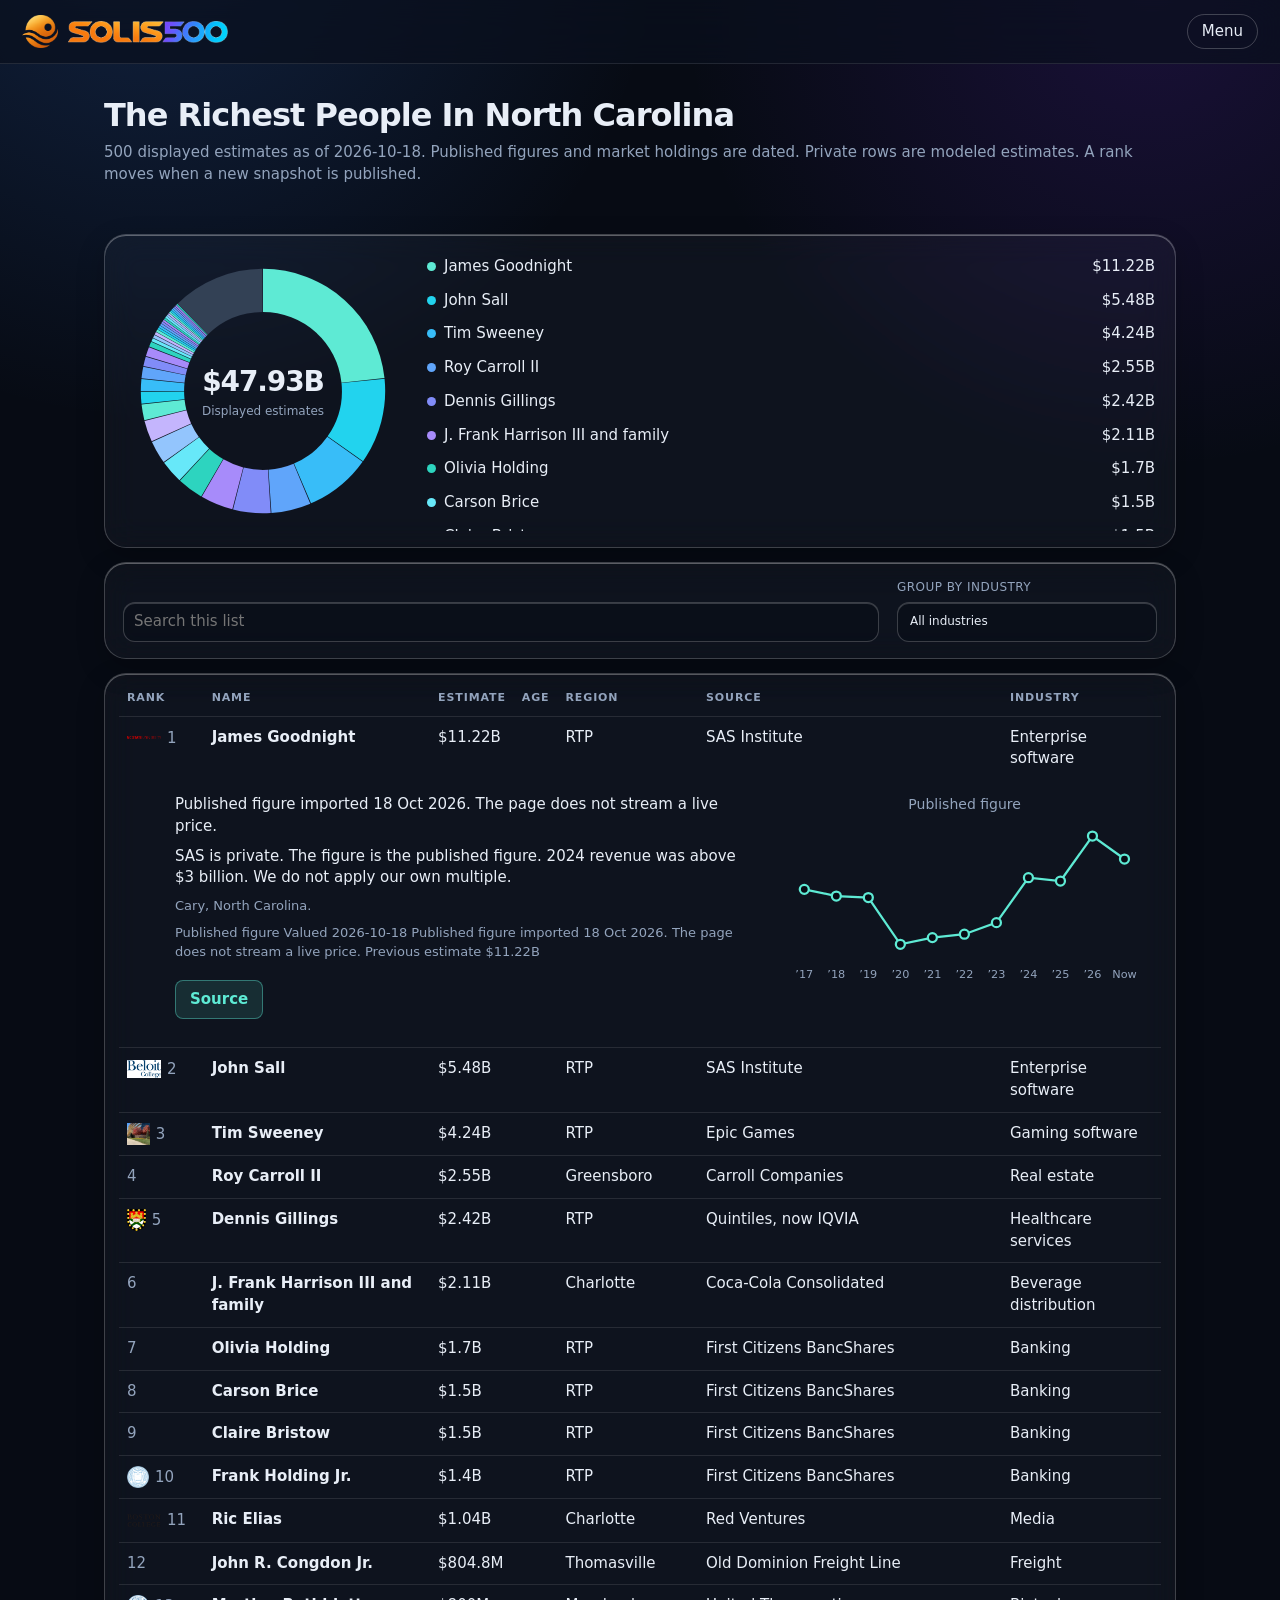
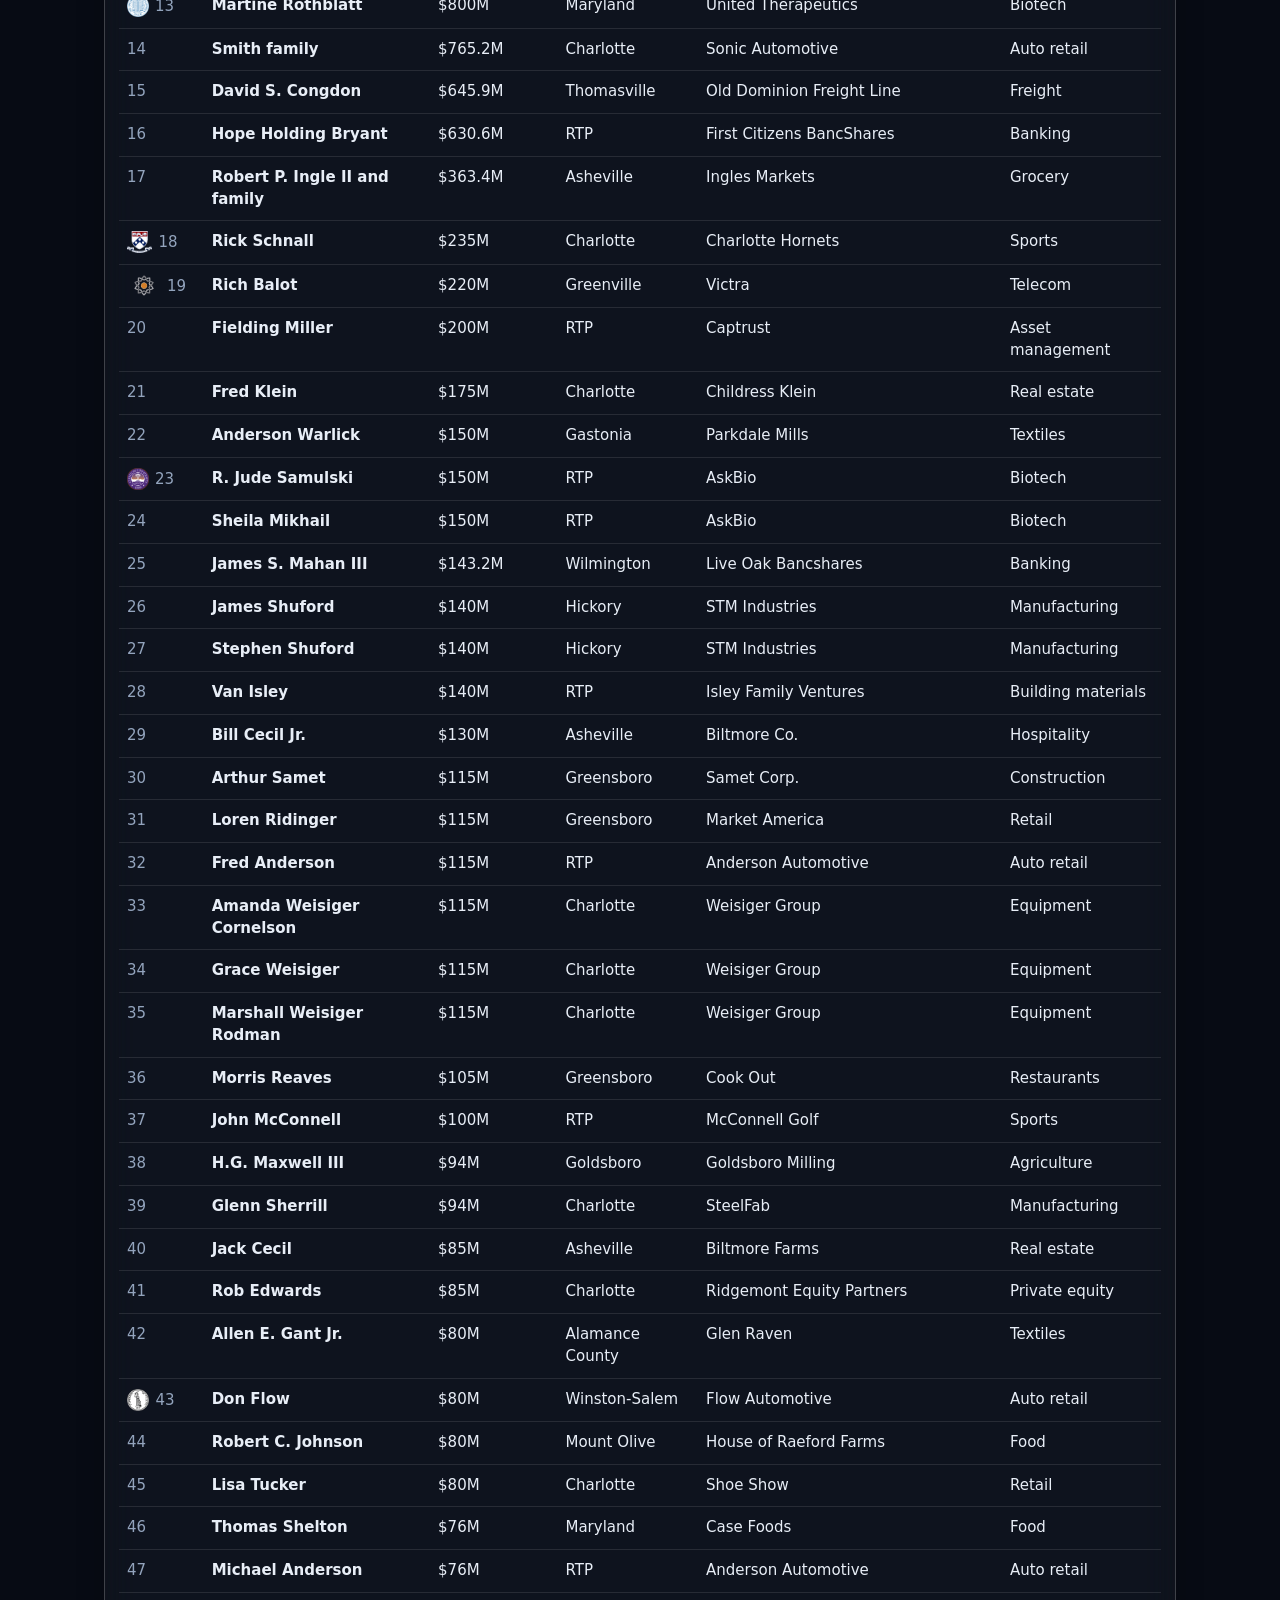
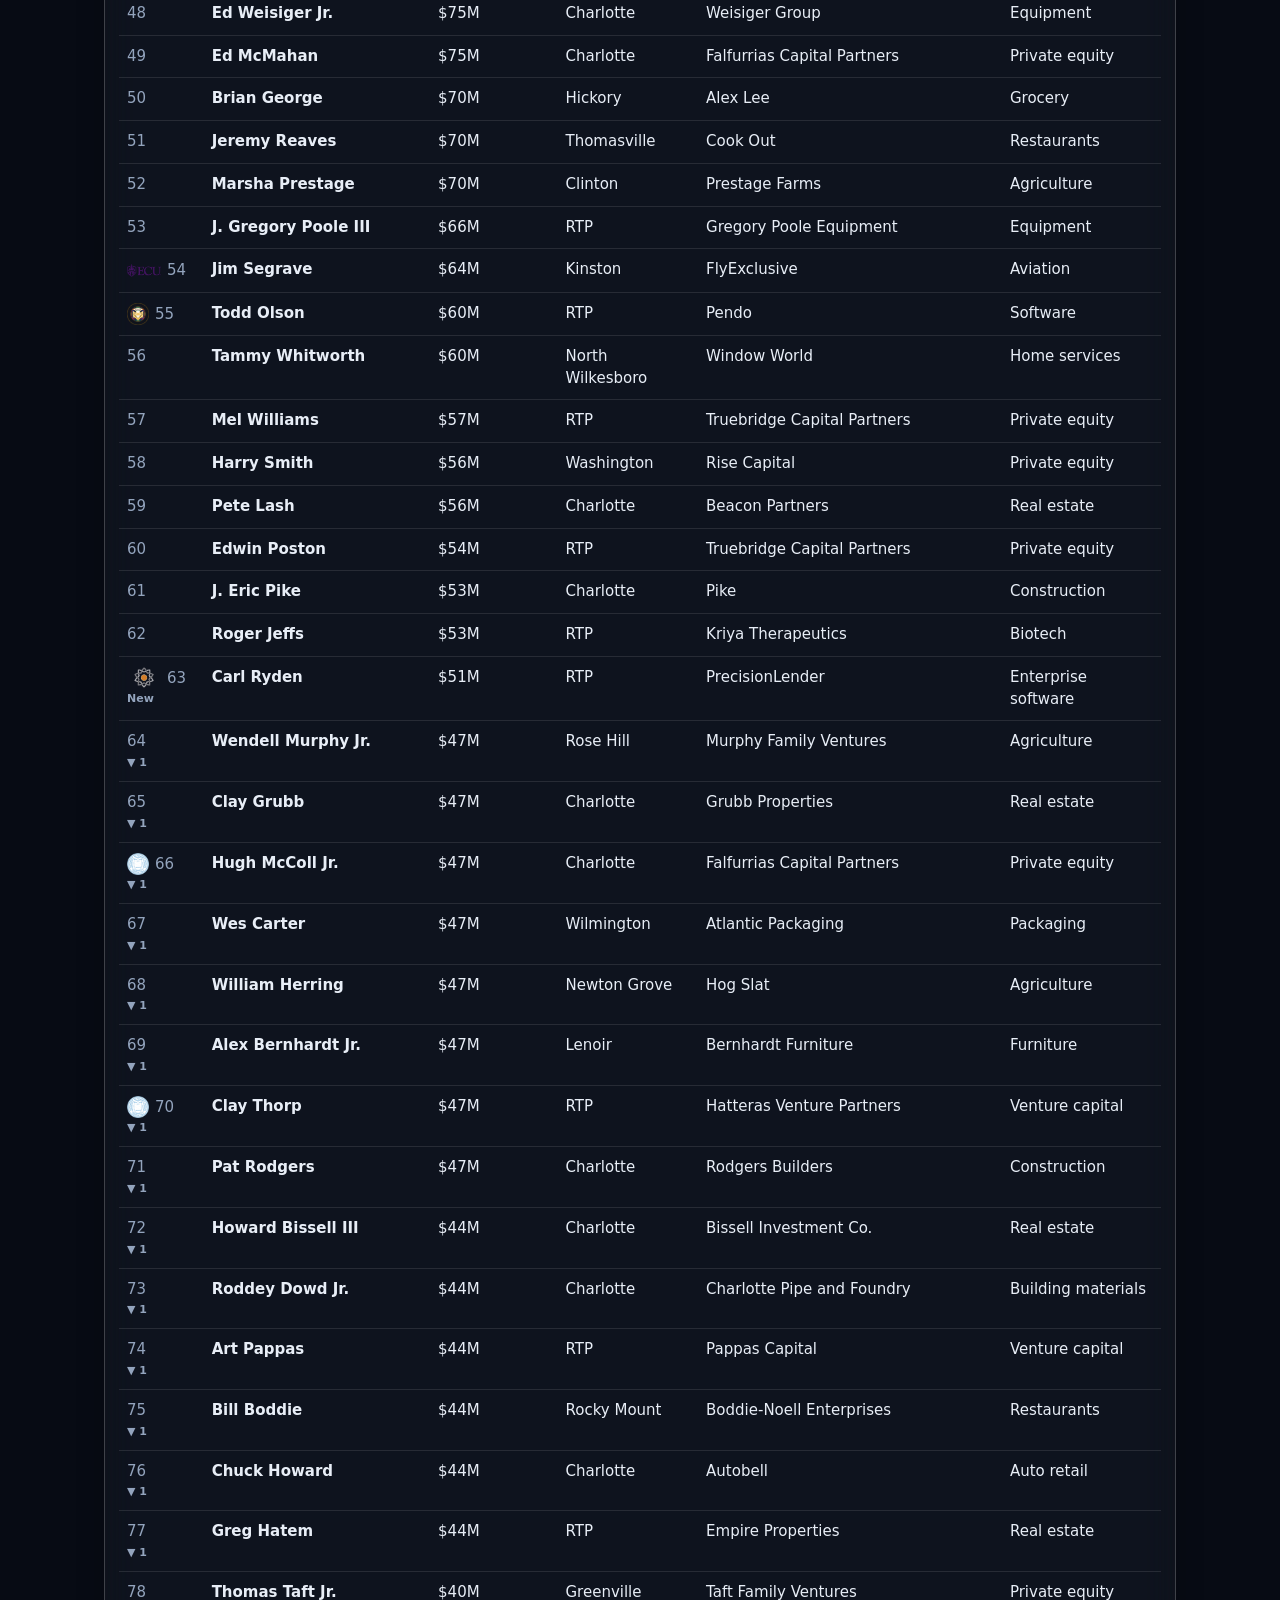
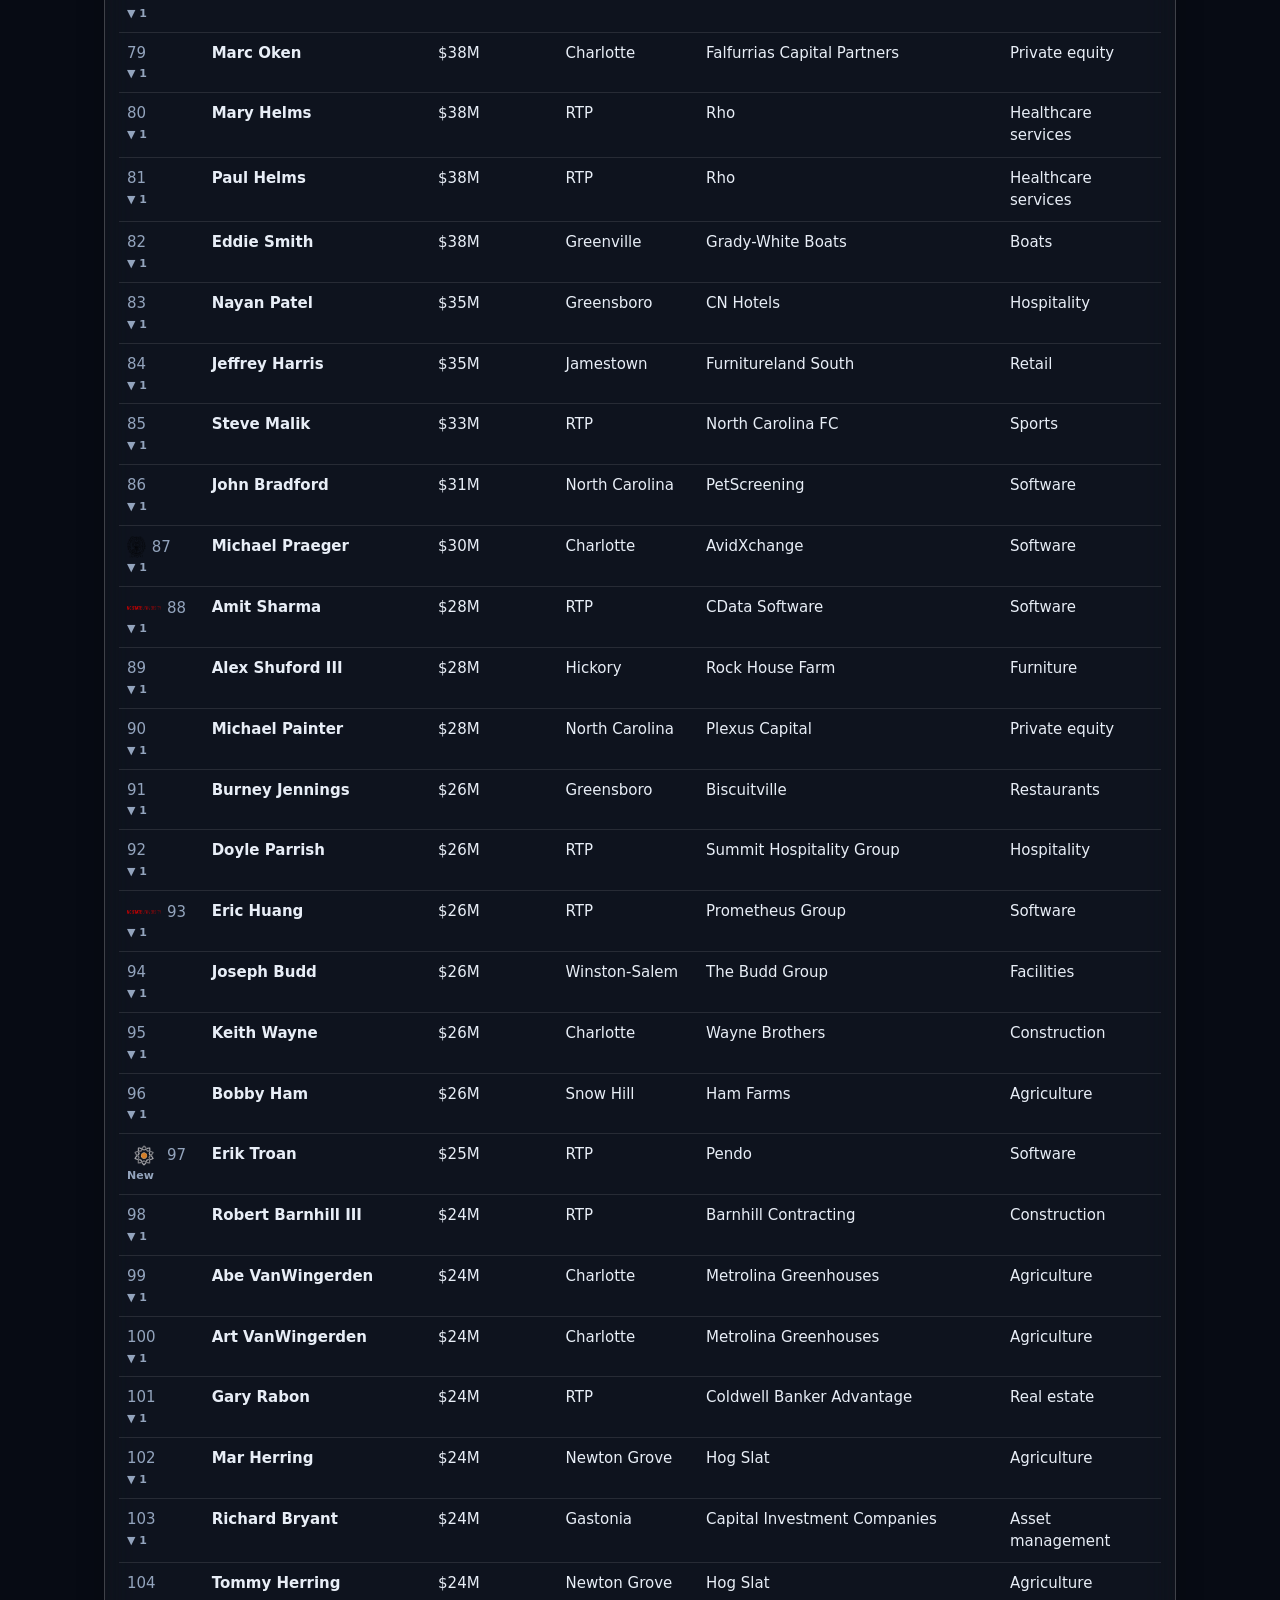
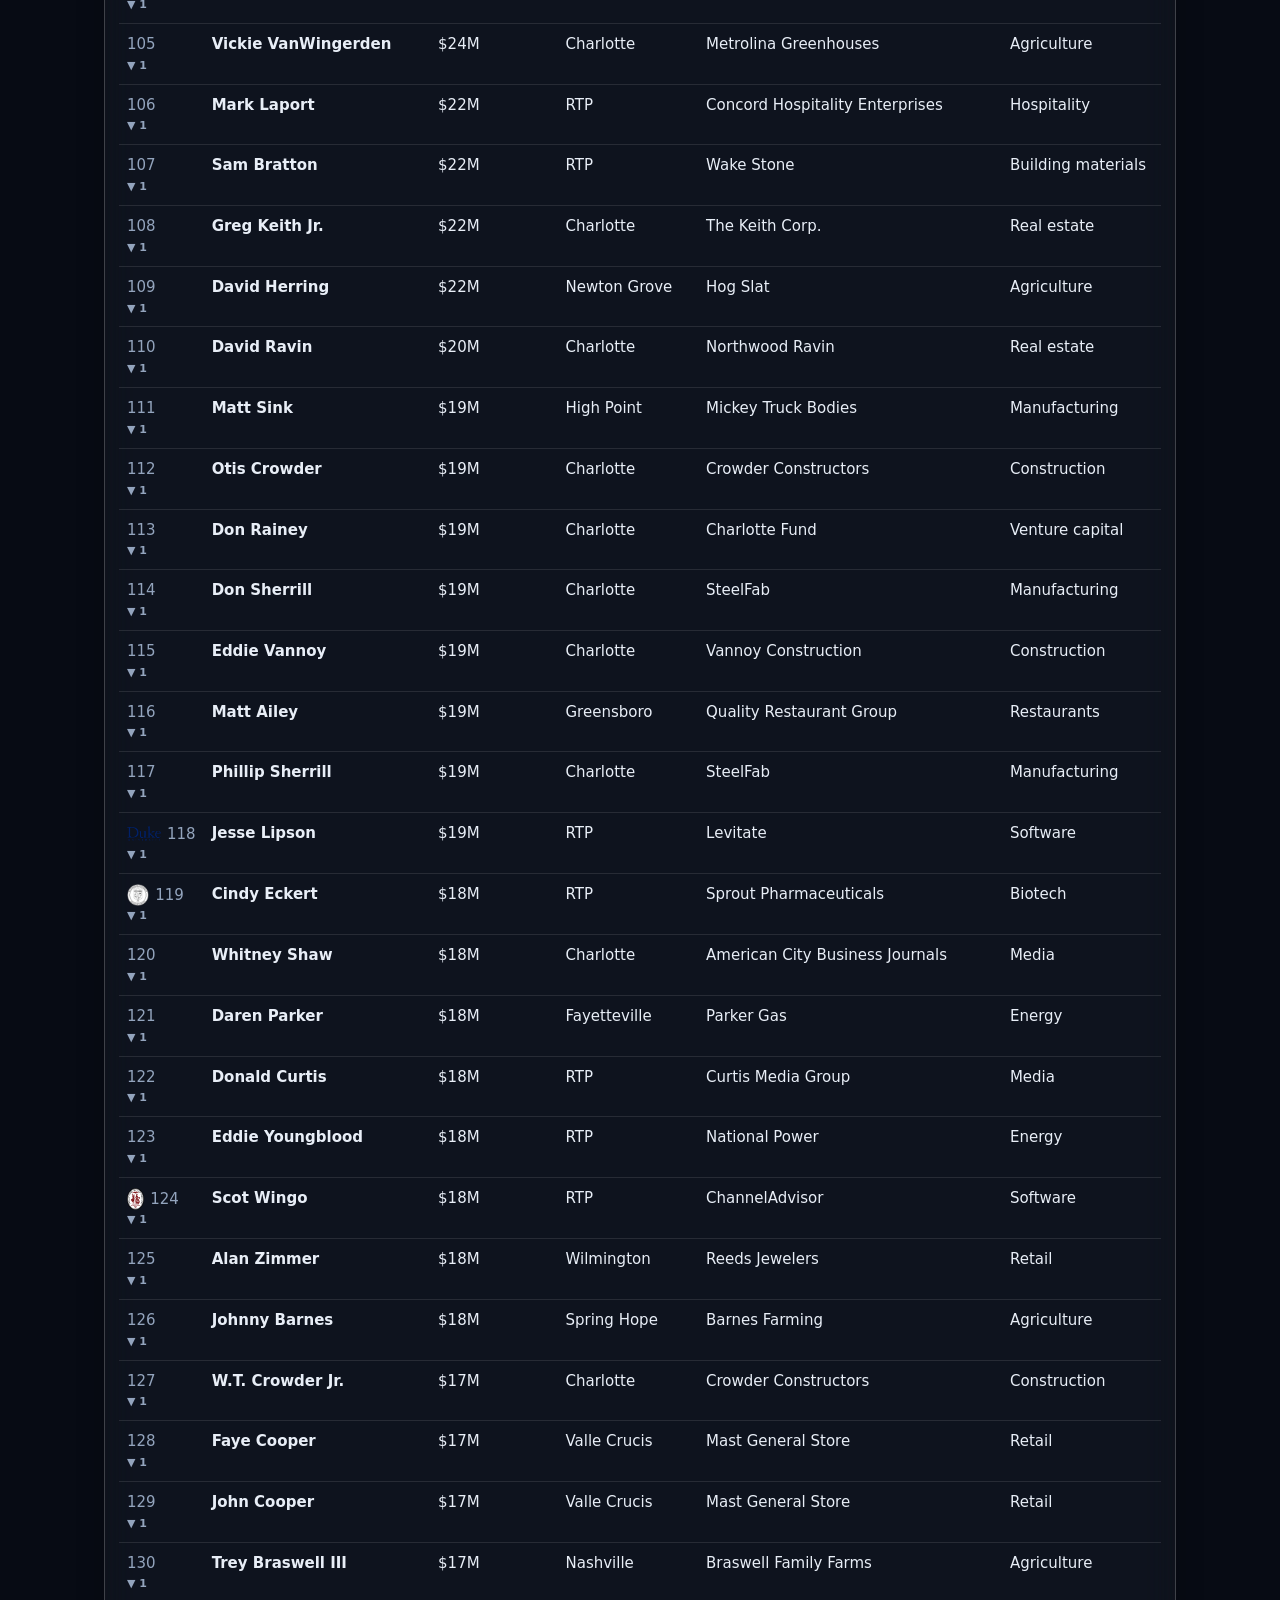
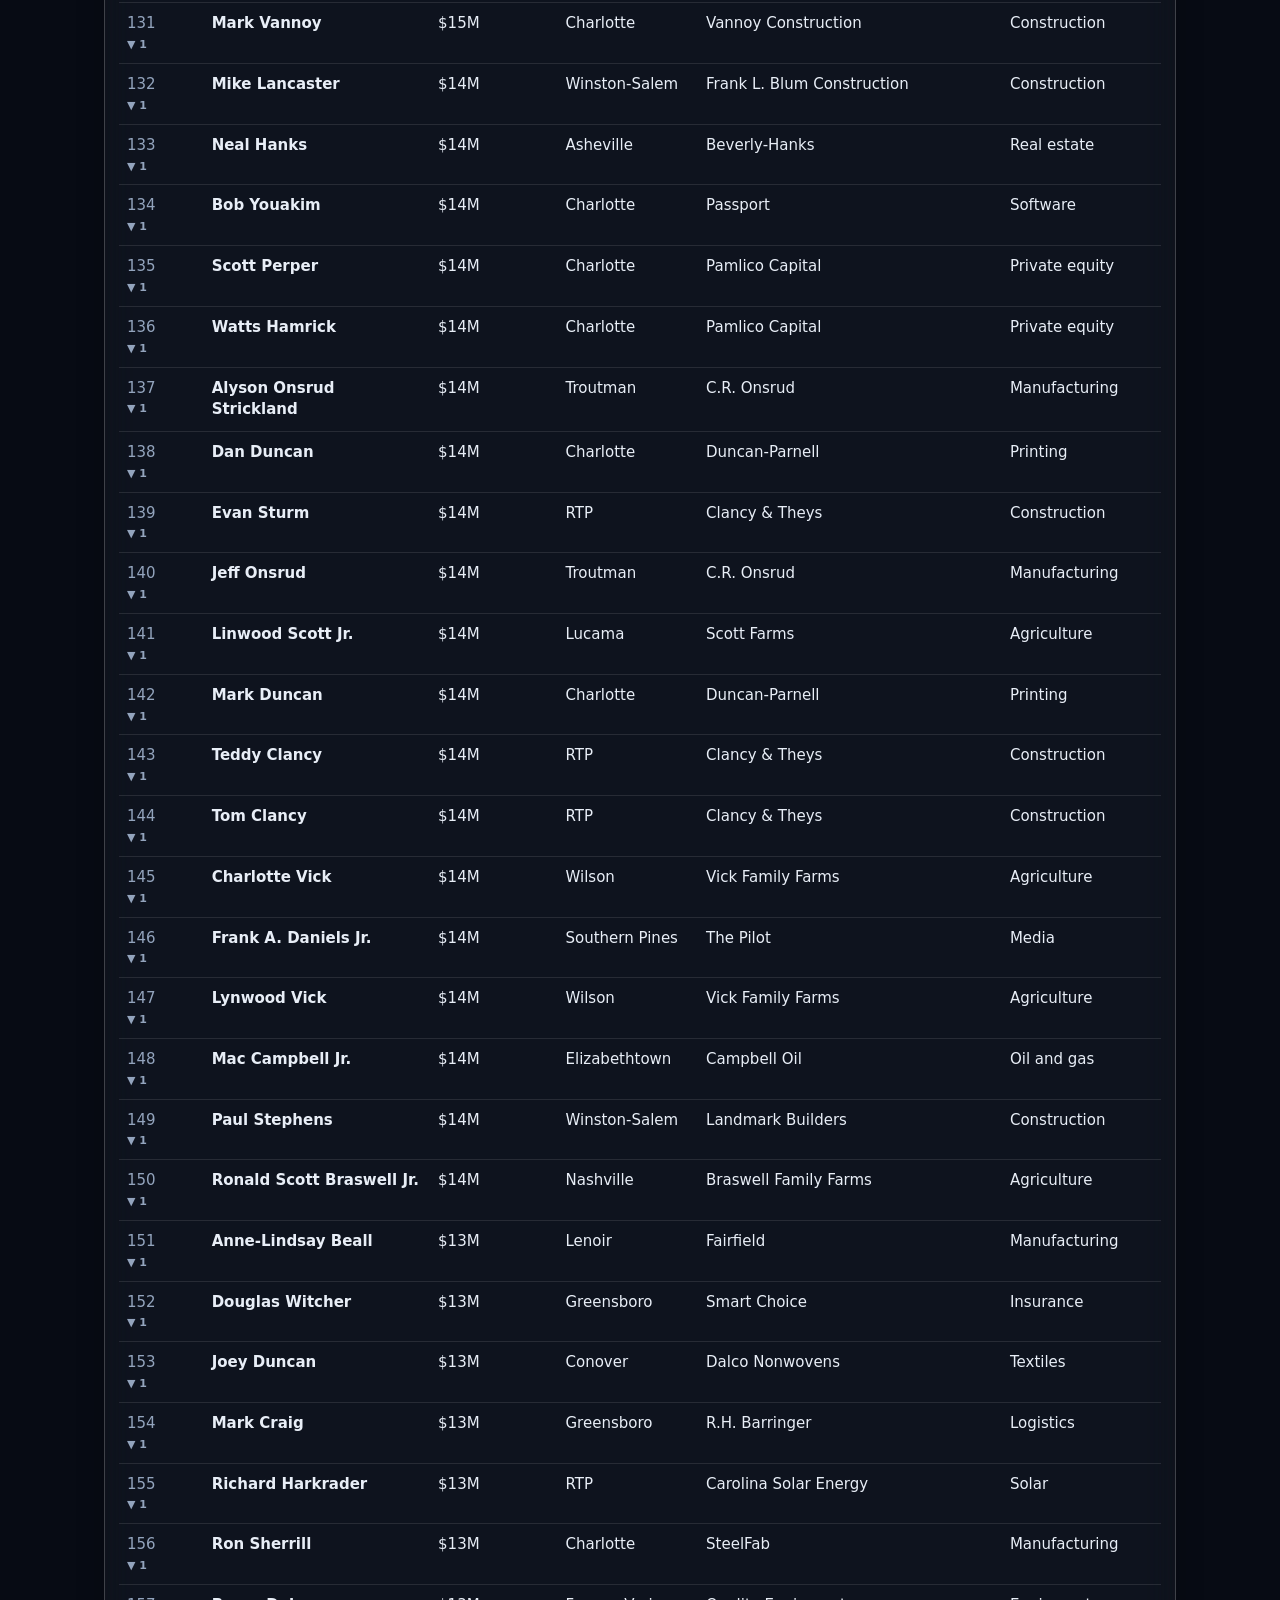
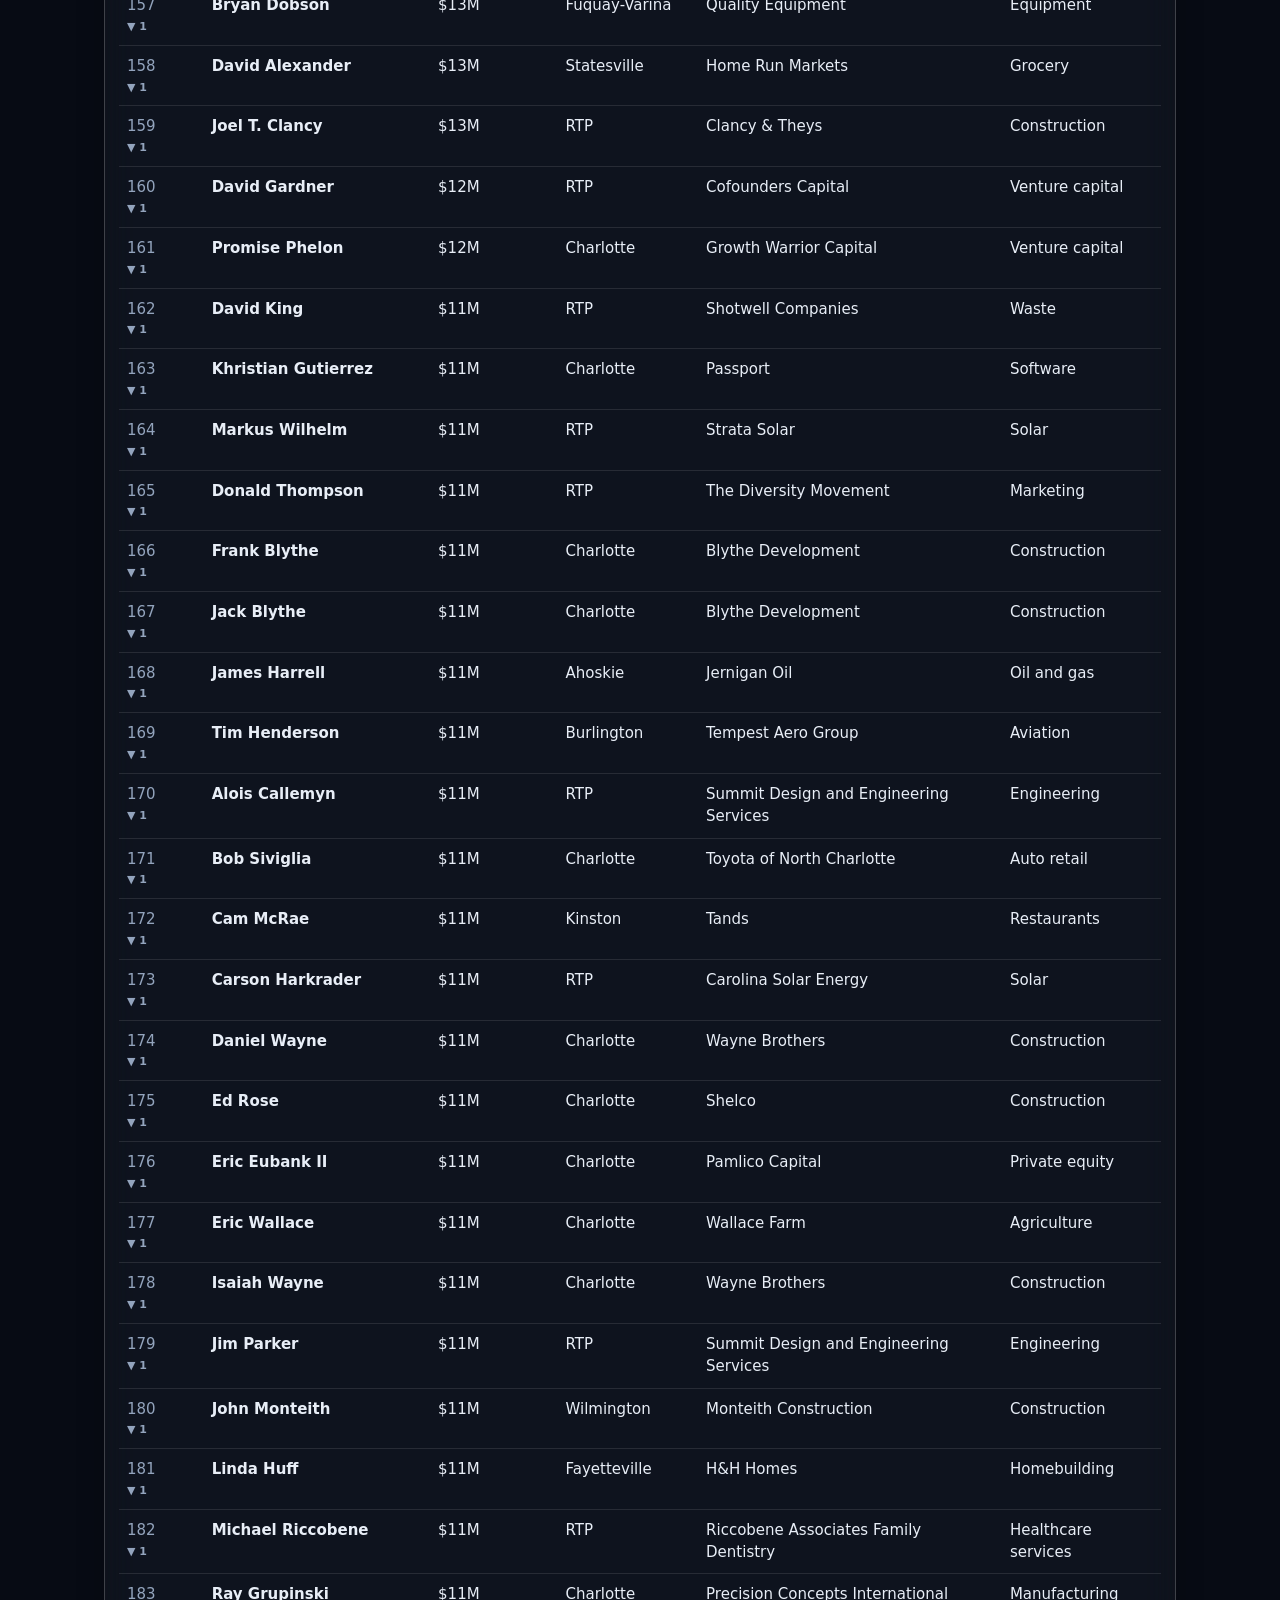
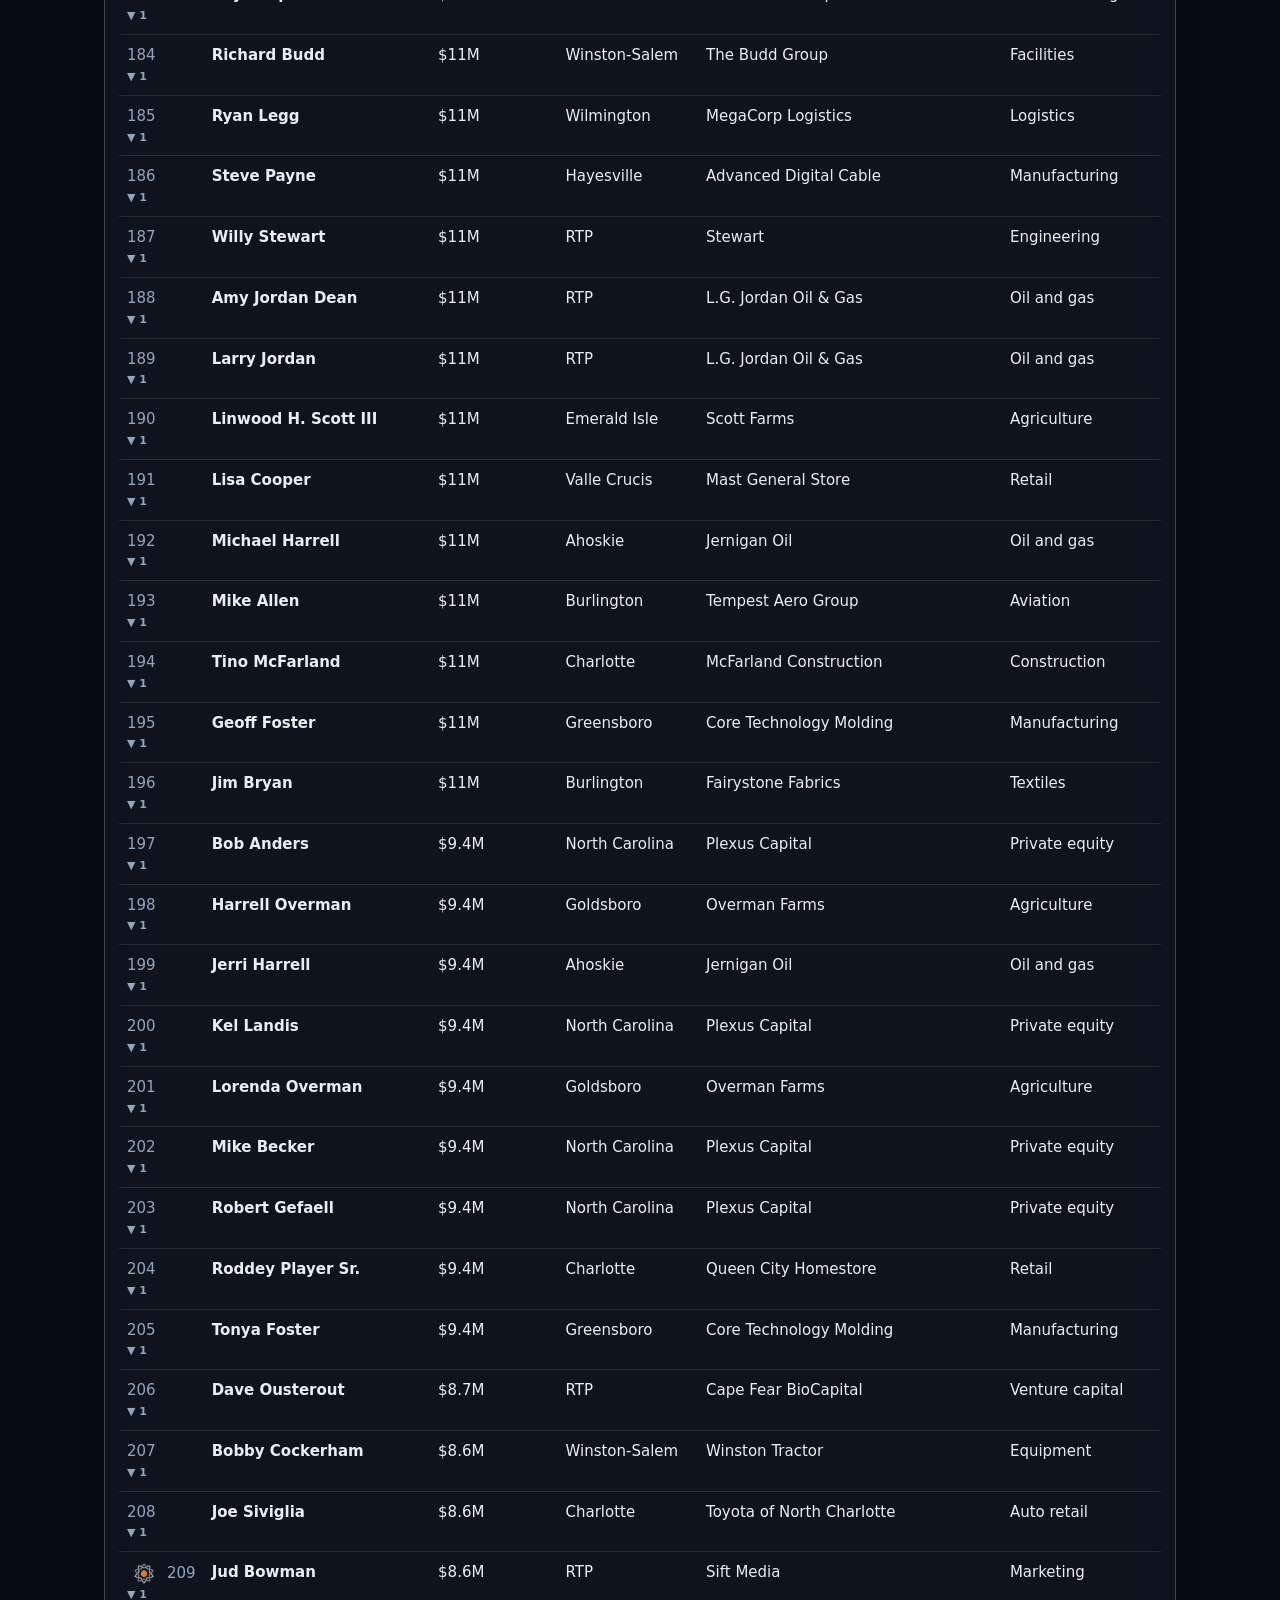
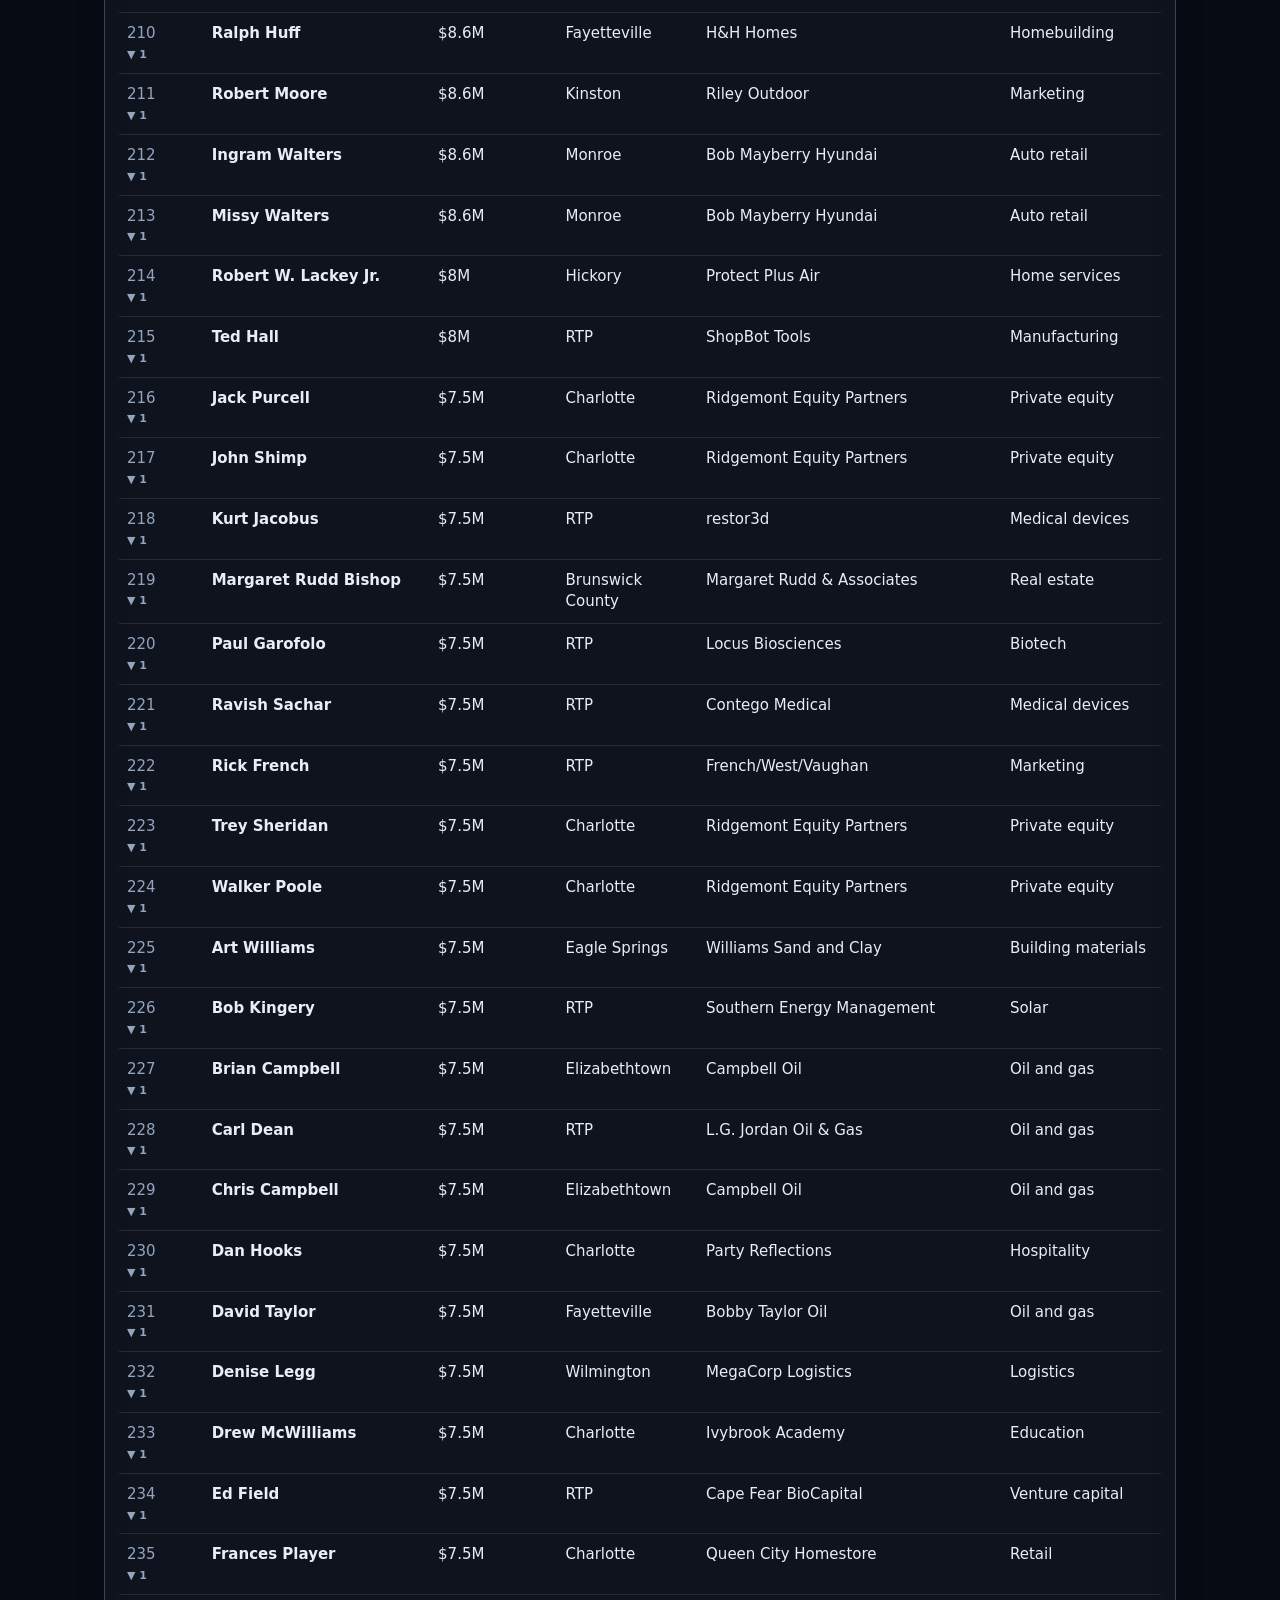
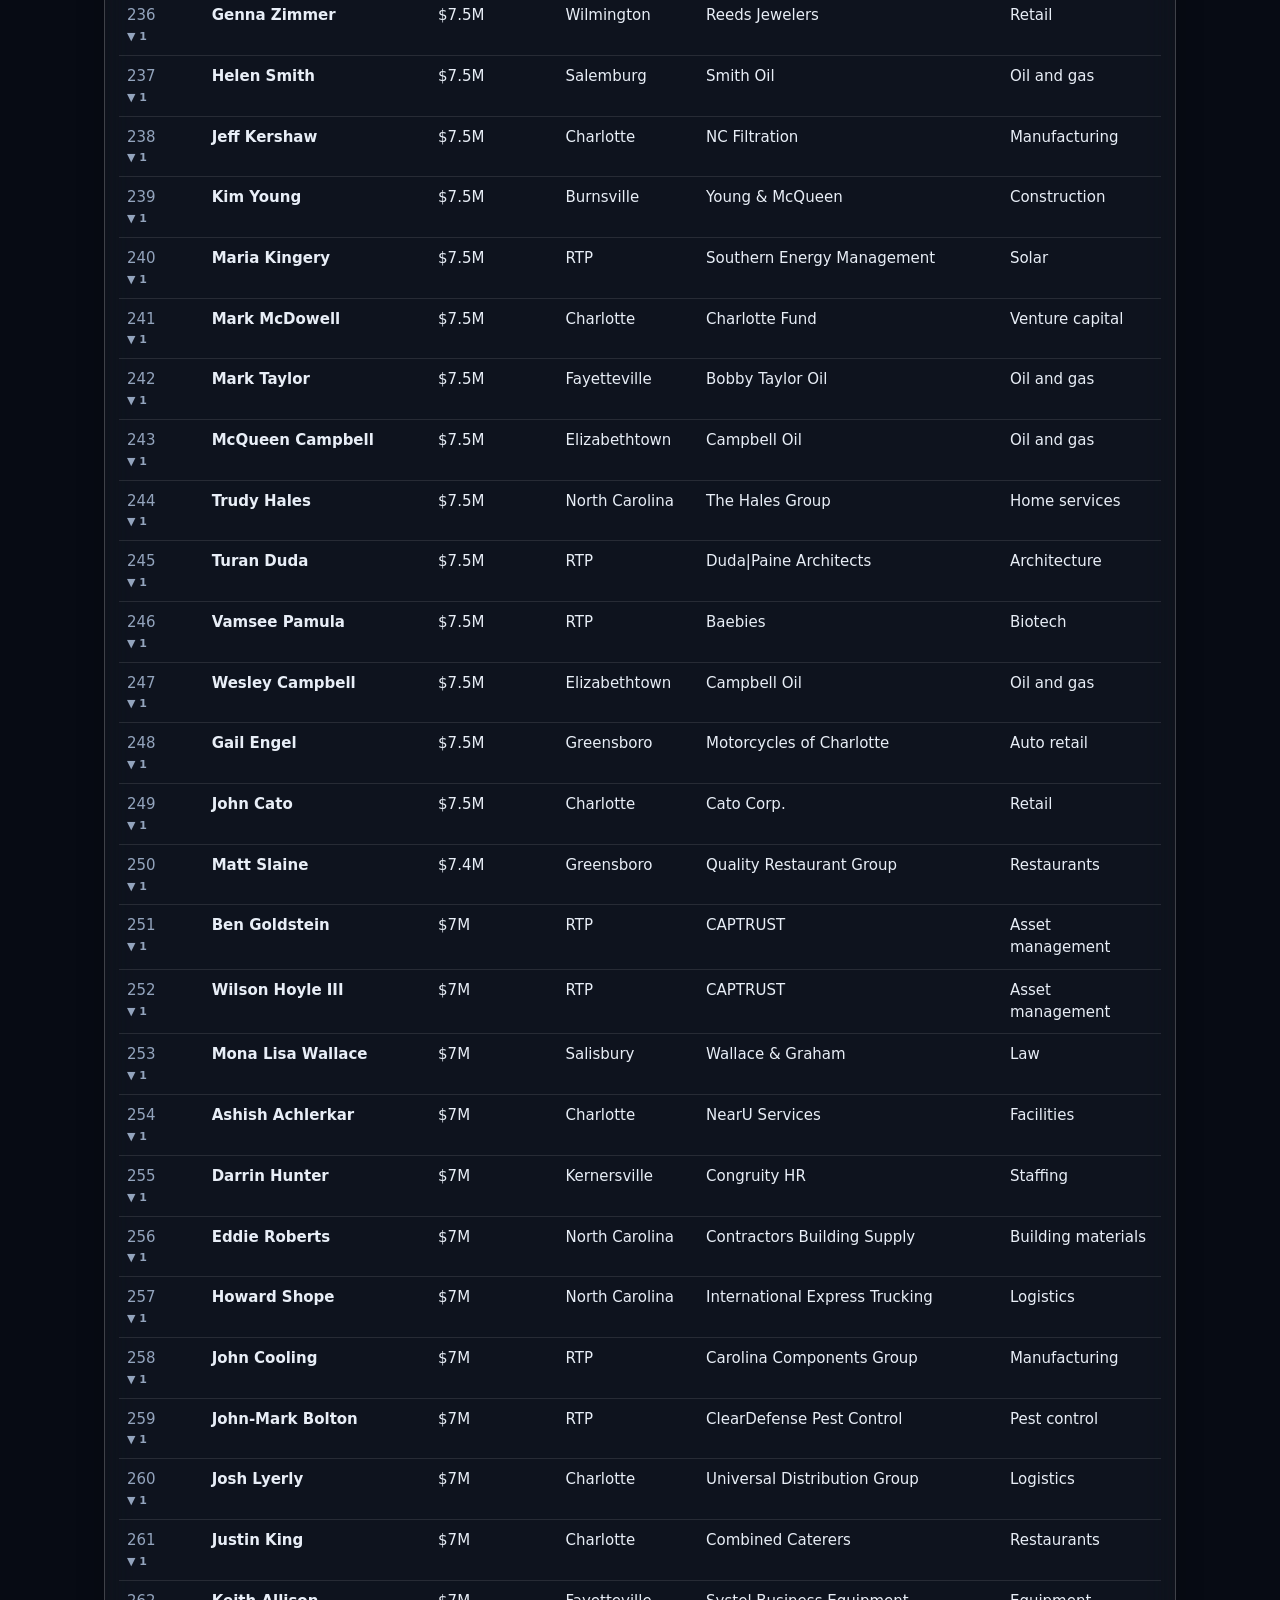
<file: index.html>
<!doctype html>
<html lang="en">
<head>
  <!-- Google tag (gtag.js) -->
  <script async src="https://www.googletagmanager.com/gtag/js?id=G-BTQCLHY5FT"></script>
  <script>
    window.dataLayer = window.dataLayer || [];
    function gtag(){dataLayer.push(arguments);}
    gtag('js', new Date());

    gtag('config', 'G-BTQCLHY5FT');
  </script>
  <link rel="icon" href="mark.png">
  <meta charset="utf-8">
  <meta name="viewport" content="width=device-width, initial-scale=1">
  <title>NC 500</title>
  <link rel="stylesheet" href="styles.css">
  <style>
    body { background-attachment: fixed; }
    header.top, main { max-width: 1120px; }
    .glass {
      position: relative;
      background: rgba(255, 255, 255, 0.035);
      border: 1px solid rgba(255, 255, 255, 0.2);
      border-radius: 22px;
      backdrop-filter: blur(16px) saturate(1.2);
      -webkit-backdrop-filter: blur(16px) saturate(1.2);
      box-shadow: inset 0 1px 0 rgba(255, 255, 255, 0.32), 0 10px 28px rgba(0, 0, 0, 0.22);
    }
    .donut-wrap.glass, .rank-tools.glass { padding: 16px 18px; }
    .sheet.glass { padding: 6px 14px 18px; margin-top: 14px; }
    .profile { display: inline-block; margin-top: 10px; background: rgba(94, 234, 212, 0.12); color: #5eead4; border: 1px solid rgba(94, 234, 212, 0.4); text-decoration: none; border-radius: 8px; padding: 8px 14px; font-weight: 700; }
    .range-title { text-align: center; text-transform: none; letter-spacing: 0; font-size: 13px; }
    .donut-legend { max-height: 280px; overflow: auto; }
    #donut path, .donut-legend button { cursor: pointer; }
    .donut-wrap { display: grid; grid-template-columns: 280px 1fr; gap: 22px; align-items: center; margin: 18px 0 8px; }
    .donut-fig { position: relative; width: 280px; height: 280px; }
    .donut-fig svg { width: 280px; height: 280px; display: block; }
    .donut-center { position: absolute; inset: 0; display: grid; place-content: center; text-align: center; pointer-events: none; }
    .donut-center strong { font-size: 28px; letter-spacing: -0.04em; font-weight: 650; }
    .donut-center span { color: var(--muted); font-size: 12px; }
    .donut-legend { list-style: none; margin: 0; padding: 0; display: grid; gap: 2px; }
    .donut-legend button {
      display: flex; justify-content: space-between; gap: 12px; width: 100%;
      background: transparent; border: 0; color: inherit; padding: 5px 2px; cursor: pointer; text-align: left;
    }
    .donut-legend button:hover { color: white; }
    .swatch { width: 9px; height: 9px; border-radius: 99px; display: inline-block; margin-right: 8px; }
    .rank-tools { display: grid; grid-template-columns: 1fr 260px; gap: 18px; margin: 14px 0 0; align-items: end; position: relative; z-index: 6; overflow: visible; }
    .sheet.glass { position: relative; z-index: 1; }
    .rank-tools label { display: grid; gap: 6px; color: var(--muted); font-size: 12px; letter-spacing: 0.04em; text-transform: uppercase; }
    .rank-tools .search, .group-button { margin: 0; background: rgba(7, 11, 20, 0.4); border: 1px solid rgba(255,255,255,0.2); color: var(--ink); border-radius: 12px; box-shadow: inset 0 1px 0 rgba(255,255,255,0.18); }
    .group-menu { position: relative; }
    .group-button { width: 100%; text-align: left; padding: 10px 12px; cursor: pointer; }
    .group-panel {
      position: absolute; z-index: 8; right: 0; width: 260px; top: calc(100% + 6px);
      max-height: 320px; overflow: auto; padding: 8px;
      background: #10182a;
      border: 1px solid rgba(255,255,255,0.2);
      border-radius: 14px;
    }
    .group-panel label {
      display: flex; align-items: center; gap: 8px;
      text-transform: none; letter-spacing: 0; font-size: 14px; color: var(--ink);
      padding: 6px 8px; border-radius: 8px; cursor: pointer;
    }
    .group-panel label:hover { background: rgba(255,255,255,0.06); }
    .group-panel input { accent-color: #5eead4; }
    .group-panel .group-rule { height: 1px; margin: 6px 8px; background: rgba(255,255,255,0.14); }
    .industry-head td { padding: 18px 10px 6px; color: #f8fafc; font-weight: 650; letter-spacing: 0.04em; text-transform: uppercase; font-size: 12px; border-top: 0; }
    .own.rank th { letter-spacing: 0.08em; text-transform: uppercase; font-size: 11px; }
    .own.rank td { border-bottom: 0; }
    .own.rank tr.rank-row td { border-top: 1px solid var(--line); cursor: pointer; }
    .own.rank tr.rank-row:hover td { background: rgba(255,255,255,0.03); }
    .own.rank td.worth { text-align: right; white-space: nowrap; width: 7.5rem; }
    .own.rank th.worth { text-align: right; }
    .own.rank td.worth b { display: block; font-weight: 650; font-variant-numeric: tabular-nums; }
    .own.rank td.worth span { color: var(--muted); font-size: 11px; letter-spacing: 0.04em; text-transform: uppercase; }
    .own.rank td.worth.provisional span { color: #5eead4; }
    .own.rank td.worth.priced span { color: #fbbf24; }
    .rank-name { font-weight: 650; }
    .school-mark { height: 22px; width: auto; max-width: 34px; object-fit: contain; margin-right: 6px; vertical-align: middle; }
    td.pos { white-space: nowrap; }
    .rank-panel { display: grid; grid-template-columns: 1.45fr 0.9fr; gap: 28px; padding: 4px 8px 18px 3rem; }
    .rank-panel p { margin: 0 0 8px; max-width: 68ch; }
    .rank-panel .tie { color: var(--muted); font-size: 13px; }
    .range-title { color: var(--muted); font-size: 14px; letter-spacing: 0; text-transform: none; margin-bottom: 4px; }
    .history-chart { position: relative; }
    .history-chart svg { width: 100%; height: auto; display: block; }
    .history-tip {
      position: absolute; z-index: 2; transform: translate(-50%, -120%);
      min-width: 76px; padding: 8px 10px; text-align: center; pointer-events: none;
      background: rgba(8, 12, 22, 0.94); color: #f8fafc;
      border: 1px solid rgba(255,255,255,0.16); border-radius: 8px;
      box-shadow: 0 10px 24px rgba(0,0,0,0.35);
    }
    .history-tip span { display: block; color: #cbd5e1; font-size: 12px; }
    .history-tip strong { display: block; font-size: 16px; font-weight: 650; }
    .pos .move { display: block; margin-top: 2px; font-size: 11px; font-weight: 550; color: var(--muted); }
    .range-labels { display: flex; justify-content: space-between; color: var(--muted); font-size: 12px; font-variant-numeric: tabular-nums; }
    @media (max-width: 800px) {
      .donut-wrap, .rank-panel, .rank-tools { grid-template-columns: 1fr; }
      .donut-fig { margin: 0 auto; }
      .rank-panel { padding-left: 8px; }
    }
  </style>
</head>
<body>
  <header class="bar">
    <a class="brand" href="./" aria-label="Solis 500"><img class="brand-mark" src="mark.png" alt="" width="36" height="36"><img class="wordmark" src="solis500.png" alt="" width="148" height="22"></a>
    <div class="menu">
      <button type="button" class="menu-button" id="menu-button" aria-expanded="false" aria-controls="menu-panel">Menu</button>
      <nav id="menu-panel" class="menu-panel" hidden aria-label="Place">
        <a href="world/">World</a>
        <a href="usa/">USA</a>
        <a href="./" aria-current="page">NC 500</a>
      </nav>
    </div>
  </header>
  <header class="top">
    <div>
      <h1>The Richest People In North Carolina</h1>
      <div class="sub" id="note"></div>
    </div>
  </header>
  <main>
    <section class="section">
      <div class="donut-wrap glass">
        <div class="donut-fig">
          <svg id="donut" viewBox="0 0 220 220" role="img" aria-label="Donut of displayed estimates, richest first"></svg>
          <div class="donut-center"><strong id="donut-total"></strong><span>Displayed estimates</span></div>
        </div>
        <ol class="donut-legend" id="legend"></ol>
      </div>
      <div class="rank-tools glass">
        <input id="q" class="search" aria-label="Search this list" placeholder="Search this list">
        <label>Group by industry
          <div class="group-menu">
            <button type="button" class="group-button" id="group-button" aria-haspopup="true" aria-expanded="false">All industries</button>
            <div id="group-panel" class="group-panel" hidden>
              <label><input type="checkbox" id="group-all" checked> All industries</label>
              <label><input type="checkbox" id="group-headers"> Grouped</label>
              <div class="group-rule"></div>
              <div id="group-sectors"></div>
            </div>
          </div>
        </label>
      </div>
      <div class="sheet glass">
      <table class="own rank">
        <thead>
          <tr><th>Rank</th><th>Name</th><th>Estimate</th><th>Age</th><th>Region</th><th>Source</th><th>Industry</th></tr>
        </thead>
        <tbody id="rows"></tbody>
      </table>
      </div>
    </section>
  </main>
  <script>
    const rows = document.querySelector("#rows");
    const note = document.querySelector("#note");
    const donut = document.querySelector("#donut");
    const legend = document.querySelector("#legend");
    const q = document.querySelector("#q");
    const preset = new URLSearchParams(location.search).get("q");
    if (preset) q.value = preset;
    const groupButton = document.querySelector("#group-button");
    const groupPanel = document.querySelector("#group-panel");
    const groupAll = document.querySelector("#group-all");
    const groupHeaders = document.querySelector("#group-headers");
    const groupSectors = document.querySelector("#group-sectors");
    const selectedSectors = new Set();
    const colors = ["#5eead4", "#22d3ee", "#38bdf8", "#60a5fa", "#818cf8", "#a78bfa", "#2dd4bf", "#67e8f9", "#93c5fd", "#c4b5fd"];
    const otherColor = "#334155";
    let ranked = [];
    let openPos = null;
    const rowByPos = new Map();
    function visible(text) {
      return text
        .replace(/\bForbes\b/g, "the published list")
        .replace(/\bbest guess\b/gi, "modeled estimate")
        .replace(/\breal[ -]time estimates\b/gi, "modeled estimates")
        .replace(/\breal[ -]time estimate\b/gi, "published figure")
        .replace(/\bGuesses\b/g, "Modeled estimates")
        .replace(/\bGuess\b/g, "Modeled estimate");
    }
    const TRIANGLE = new Set(["raleigh", "durham", "cary", "chapel hill", "morrisville", "apex", "holly springs", "carrboro", "research triangle park", "research triangle", "rtp", "wake forest", "knightdale", "garner", "hillsborough", "pittsboro"]);
    const CHARLOTTE = new Set(["charlotte", "eastover", "huntersville", "matthews", "cornelius", "davidson", "mint hill", "pineville", "indian trail", "waxhaw", "belmont", "mount holly", "concord", "kannapolis", "weddington", "harrisburg"]);
    const PLACES = ["Research Triangle Park", "Research Triangle", "Winston-Salem", "Chapel Hill", "Rocky Mount", "High Point", "New Bern", "Southern Pines", "Holly Springs", "Morehead City", "North Wilkesboro", "Elizabeth City", "Huntersville", "Fayetteville", "Greensboro", "Wilmington", "Asheville", "Charlotte", "Valle Crucis", "Pisgah Forest", "Spring Hope", "Snow Hill", "Rose Hill", "Mount Airy", "Mount Olive", "Mount Holly", "Wake Forest", "Indian Trail", "Fuquay-Varina", "Pinehurst", "Mooresville", "Kannapolis", "Statesville", "Hendersonville", "Jacksonville", "Morrisville", "Greenville", "Goldsboro", "Burlington", "Lexington", "Thomasville", "Kernersville", "Salisbury", "Morganton", "Asheboro", "Lumberton", "Hickory", "Gastonia", "Concord", "Raleigh", "Durham", "Cary", "Apex", "Boone", "Lenoir", "Conover", "Sanford", "Kinston", "Wilson", "Monroe", "Shelby", "Newton Grove", "Newton", "Valdese", "Marion", "Brevard", "Sylva", "Franklin", "Waynesville", "Jefferson", "Nashville", "Lucama", "Oakboro", "Emerald Isle", "Smithfield", "Clayton", "Garner", "Carrboro", "Hillsborough", "Pittsboro", "Mebane", "Graham", "Reidsville", "Albemarle", "Eden", "Matthews", "Cornelius", "Davidson", "Eastover", "Washington", "Pineville", "Belmont", "Lincolnton", "Clinton", "Wallace", "Tarboro", "Oxford", "Hamlet", "Laurinburg", "Aberdeen", "Waxhaw", "Blowing Rock", "Banner Elk", "Four Oaks", "Sandy Ridge", "Rural Hall", "Wilkesboro", "Jamestown", "Troutman", "Shallotte", "Penrose", "Archdale", "Hayesville", "Weddington", "Harrisburg", "Knightdale", "Wade", "Newland", "Littleton", "Burnsville", "Carthage", "Ahoskie", "Elizabethtown", "Salemburg", "Eagle Springs"];
    PLACES.sort((a, b) => b.length - a.length);
    const COMPANY_REGION = {
      "Pamlico Capital": "Charlotte",
      "Prometheus Group": "RTP",
      "Smart Choice": "Greensboro",
      "Joe Van Gogh": "RTP",
      "Yep Roc and related labels": "RTP",
      "Salem One": "Winston-Salem",
      "Passport": "Charlotte",
      "Glew": "Charlotte",
      "Armor Fire Services": "Charlotte",
      "Winston Tractor": "Winston-Salem",
      "Amerochem": "New Bern",
      "Jernigan Oil": "Ahoskie",
      "Smith Oil": "Salemburg",
      "Campbell Oil": "Elizabethtown",
      "Williams Sand and Clay": "Eagle Springs",
      "Fence Builders": "Winston-Salem",
      "Green Hill Fence": "South Carolina",
      "Dalco Nonwovens": "Conover",
      "Alarmguard Security": "Greensboro",
      "Pesta Finnie": "Charlotte",
    };
    function regionName(name) {
      const key = name.toLowerCase();
      if (TRIANGLE.has(key)) return "RTP";
      if (CHARLOTTE.has(key)) return "Charlotte";
      return name;
    }
    function awayState(text) {
      const match = text.match(/\blives in [^.]{0,80}\b(Florida|Maryland|South Carolina|Virginia|Georgia|Tennessee|Texas|New York|California)\b/i)
        || text.match(/\bplaces (?:him|her) in [^.]{0,60}\b(Florida|Maryland|South Carolina|Virginia|Georgia|Tennessee|Texas|New York|California)\b/i)
        || text.match(/\bfiling address is [^.]{0,60}\b(Florida|Maryland|South Carolina|Virginia|Georgia|Tennessee|Texas|New York|California)\b/i);
      if (!match) return "";
      const state = match[1].toLowerCase();
      return state.replace(/\b\w/g, (letter) => letter.toUpperCase());
    }
    function placeOf(person) {
      const text = person.nc_tie || "";
      const away = awayState(text + " " + (person.valuation_note || ""));
      if (away) return away;
      const found = [];
      for (const name of PLACES) {
        const pattern = new RegExp("\\b" + name.replace(/[.*+?^${}()|[\]\\]/g, "\\$&") + "\\b", "i");
        if (pattern.test(text)) {
          const region = regionName(name);
          if (!found.includes(region)) found.push(region);
        }
      }
      if (found.includes("Charlotte") && found.includes("RTP")) return "North Carolina";
      if (found.length) return found[0];
      if (/triangle-based|research triangle|\bRTP\b|in the Triangle/i.test(text)) return "RTP";
      const county = text.match(/\b([A-Z][a-z]+(?: [A-Z][a-z]+)?) County\b/);
      if (county && county[1] !== "North") return county[1] + " County";
      if (COMPANY_REGION[person.company]) return COMPANY_REGION[person.company];
      return "North Carolina";
    }
    function assignRegions(people) {
      people.forEach((person) => { person.region = placeOf(person); });
      const byCompany = new Map();
      people.forEach((person) => {
        if (!person.company || person.region === "North Carolina") return;
        if (!byCompany.has(person.company)) byCompany.set(person.company, new Set());
        byCompany.get(person.company).add(person.region);
      });
      people.forEach((person) => {
        const regions = byCompany.get(person.company);
        if (person.region === "North Carolina" && regions && regions.size === 1) person.region = [...regions][0];
      });
    }
    function money(value) {
      if (value >= 1e9) return "$" + (value / 1e9).toFixed(2).replace(/0$/, "").replace(/\.0$/, "") + "B";
      return "$" + (value / 1e6).toFixed(1).replace(/\.0$/, "") + "M";
    }
    function arc(cx, cy, outer, inner, a0, a1) {
      const large = a1 - a0 > Math.PI ? 1 : 0;
      const p = (r, a) => [cx + Math.cos(a) * r, cy + Math.sin(a) * r];
      const [x0, y0] = p(outer, a0);
      const [x1, y1] = p(outer, a1);
      const [x2, y2] = p(inner, a1);
      const [x3, y3] = p(inner, a0);
      return `M ${x0.toFixed(2)} ${y0.toFixed(2)} A ${outer} ${outer} 0 ${large} 1 ${x1.toFixed(2)} ${y1.toFixed(2)} L ${x2.toFixed(2)} ${y2.toFixed(2)} A ${inner} ${inner} 0 ${large} 0 ${x3.toFixed(2)} ${y3.toFixed(2)} Z`;
    }
    function worthOf(person) {
      return person.valuation === "priced" ? person.model_base : (person.best_guess || person.model_base);
    }
    function groupBuckets(people) {
      const buckets = new Map();
      for (const person of people) {
        const key = person.sector || "Services";
        if (!buckets.has(key)) buckets.set(key, { name: key, value: 0, people: [] });
        const bucket = buckets.get(key);
        bucket.value += worthOf(person);
        bucket.people.push(person);
      }
      return [...buckets.values()].sort((a, b) => b.value - a.value || a.name.localeCompare(b.name));
    }
    function drawDonut() {
      const people = chosenPeople();
      const total = people.reduce((sum, person) => sum + worthOf(person), 0);
      document.querySelector("#donut-total").textContent = total ? money(total) : "$0";
      donut.replaceChildren();
      legend.replaceChildren();
      if (!total) return;
      const byGroup = selectedSectors.size > 1;
      let parts;
      if (byGroup) {
        parts = groupBuckets(people).map((bucket) => ({
          name: bucket.name,
          value: bucket.value,
          sector: bucket.name,
          count: bucket.people.length,
        }));
      } else {
        const top = people.filter((person) => worthOf(person) >= 100000000);
        const rest = people.filter((person) => worthOf(person) < 100000000);
        parts = top.map((person) => ({ name: person.name, value: worthOf(person), pos: person.position }));
        if (rest.length) {
          parts.push({
            name: "Everyone else",
            value: rest.reduce((sum, person) => sum + worthOf(person), 0),
            pos: rest[0].position,
            rest: true,
            count: rest.length,
          });
        }
      }
      let angle = -Math.PI / 2;
      parts.forEach((part, index) => {
        const sweep = (part.value / total) * Math.PI * 2;
        const start = angle;
        angle += sweep;
        const path = document.createElementNS("http://www.w3.org/2000/svg", "path");
        const color = part.rest ? otherColor : colors[index % colors.length];
        part.color = color;
        const gap = Math.min(0.006, sweep * 0.12);
        path.setAttribute("d", arc(110, 110, 96, 62, start, Math.max(start + 0.001, angle - gap)));
        path.setAttribute("fill", color);
        const title = document.createElementNS("http://www.w3.org/2000/svg", "title");
        title.textContent = part.sector
          ? part.name + ", " + part.count + " people, " + money(part.value)
          : part.rest
            ? "Everyone else, " + part.count + " people, " + money(part.value)
            : part.name + " " + money(part.value);
        path.append(title);
        path.addEventListener("click", () => {
          if (part.sector) selectOnly(part.sector);
          else focusPerson(part.pos);
        });
        donut.append(path);
      });
      const legendRows = byGroup
        ? parts
        : people.map((person) => {
            const match = parts.find((part) => part.pos === person.position);
            return { name: person.name, value: worthOf(person), pos: person.position, color: match ? match.color : otherColor };
          });
      legendRows.forEach((part) => {
        const li = document.createElement("li");
        const button = document.createElement("button");
        button.type = "button";
        const label = document.createElement("span");
        label.innerHTML = `<span class="swatch" style="background:${part.color || otherColor}"></span>`;
        label.append(document.createTextNode(part.name));
        const amount = document.createElement("span");
        amount.textContent = money(part.value);
        button.append(label, amount);
        button.addEventListener("click", () => {
          if (part.sector) selectOnly(part.sector);
          else focusPerson(part.pos);
        });
        li.append(button);
        legend.append(li);
      });
    }
    function tidy(value) {
      const step = value >= 1e9 ? 5e7 : value >= 1e8 ? 5e6 : value >= 1e7 ? 5e5 : value >= 1e6 ? 5e4 : 1e4;
      return Math.max(step, Math.round(value / step) * step);
    }
    function yearLabel(date) {
      if (date === "Now") return "Now";
      const year = String(date).match(/\d{4}/);
      return year ? "’" + year[0].slice(2) : String(date);
    }
    function labelFor(person) {
      if (person.evidence_class === "published_figure") return "Published figure";
      if (person.evidence_class === "market_holding") return "Market holding";
      if (person.evidence_class === "documented_proceeds") return "Documented proceeds";
      return "Modeled estimate";
    }
    function movementText(person) {
      if (person.movement === "up" && person.rank_delta) return "▲ " + person.rank_delta;
      if (person.movement === "down" && person.rank_delta) return "▼ " + Math.abs(person.rank_delta);
      if (person.movement === "added") return "New";
      if (person.movement === "repriced") return "Repriced";
      return "";
    }
    function seriesOf(person) {
      if (person.history && person.history.length) {
        const points = person.history.map((point) => ({ date: point.date, value: point.value }));
        if (person.realtime) points.push({ date: "Now", value: person.realtime });
        return { kind: "realtime", points };
      }
      const end = worthOf(person);
      let hash = 2166136261;
      for (let i = 0; i < person.name.length; i++) hash = Math.imul(hash ^ person.name.charCodeAt(i), 16777619);
      const years = [2021, 2022, 2023, 2024, 2025, 2026];
      const points = years.map((year, index) => {
        if (index === years.length - 1) return { date: String(year), value: end };
        const t = index / (years.length - 1);
        const wobble = (((hash >>> (index * 3)) & 15) - 7) / 100;
        const level = Math.min(1.08, Math.max(0.4, 0.62 + 0.38 * t + wobble));
        return { date: String(year), value: tidy(end * level) };
      });
      return { kind: "guess", points };
    }
    function historyChart(person) {
      const series = seriesOf(person);
      const vals = series.points.map((point) => point.value);
      const min = Math.min(...vals);
      const max = Math.max(...vals);
      const svg = document.createElementNS("http://www.w3.org/2000/svg", "svg");
      svg.setAttribute("viewBox", "0 0 320 148");
      svg.setAttribute("width", "100%");
      svg.setAttribute("role", "img");
      const noun = labelFor(person);
      svg.setAttribute("aria-label", noun + " " + money(vals[0]) + " to " + money(vals[vals.length - 1]));
      const x = (index) => 18 + (index / Math.max(series.points.length - 1, 1)) * 284;
      const y = (value) => 16 + (1 - (value - min) / Math.max(max - min, 1)) * 96;
      const color = "#5eead4";
      const line = document.createElementNS("http://www.w3.org/2000/svg", "polyline");
      line.setAttribute("points", series.points.map((point, index) => x(index).toFixed(1) + "," + y(point.value).toFixed(1)).join(" "));
      line.setAttribute("fill", "none");
      line.setAttribute("stroke", color);
      line.setAttribute("stroke-width", "2");
      svg.append(line);
      const wrap = document.createElement("div");
      wrap.className = "history-chart";
      const tip = document.createElement("div");
      tip.className = "history-tip";
      tip.hidden = true;
      series.points.forEach((point, index) => {
        const dot = document.createElementNS("http://www.w3.org/2000/svg", "circle");
        dot.setAttribute("cx", x(index).toFixed(1));
        dot.setAttribute("cy", y(point.value).toFixed(1));
        dot.setAttribute("r", "4");
        dot.setAttribute("fill", "#070b14");
        dot.setAttribute("stroke", color);
        dot.setAttribute("stroke-width", "2");
        const hit = document.createElementNS("http://www.w3.org/2000/svg", "circle");
        hit.setAttribute("cx", x(index).toFixed(1));
        hit.setAttribute("cy", y(point.value).toFixed(1));
        hit.setAttribute("r", "12");
        hit.setAttribute("fill", "transparent");
        hit.style.cursor = "pointer";
        const label = document.createElementNS("http://www.w3.org/2000/svg", "text");
        label.setAttribute("x", x(index).toFixed(1));
        label.setAttribute("y", "142");
        label.setAttribute("text-anchor", "middle");
        label.setAttribute("fill", "#93a4bd");
        label.setAttribute("font-size", "10");
        label.textContent = yearLabel(point.date);
        const show = () => {
          tip.hidden = false;
          tip.replaceChildren();
          const when = document.createElement("span");
          when.textContent = point.date === "Now" ? "Now" : String(point.date);
          const amount = document.createElement("strong");
          amount.textContent = money(point.value);
          tip.append(when, amount);
          tip.style.left = (x(index) / 320 * 100) + "%";
          tip.style.top = (y(point.value) / 148 * 100) + "%";
        };
        hit.addEventListener("mouseenter", show);
        hit.addEventListener("mouseleave", () => { tip.hidden = true; });
        svg.append(dot, label, hit);
      });
      wrap.append(svg, tip);
      wrap.addEventListener("mouseleave", () => { tip.hidden = true; });
      const caption = series.kind === "realtime"
        ? labelFor(person)
        : labelFor(person) + ". Illustrative path, not a reported history.";
      return { node: wrap, kind: series.kind, caption };
    }
    function paintOpen() {
      for (const [pos, pair] of rowByPos) {
        const open = pos === openPos && !pair.row.hidden;
        pair.detail.hidden = !open;
        pair.row.classList.toggle("open", open);
      }
    }
    function toggle(position) {
      openPos = openPos === position ? null : position;
      paintOpen();
    }
    const SECTOR = {
      "Software": "Tech",
      "Enterprise software": "Tech",
      "Gaming software": "Tech",
      "Telecom": "Tech",
      "Private equity": "Finance",
      "Venture capital": "Finance",
      "Asset management": "Finance",
      "Banking": "Finance",
      "Insurance": "Finance",
      "Tax services": "Finance",
      "Logistics": "Logistics",
      "Freight": "Logistics",
      "Aviation": "Logistics",
      "Real estate": "Real estate",
      "Homebuilding": "Real estate",
      "Healthcare services": "Healthcare",
      "Biotech": "Healthcare",
      "Medical devices": "Healthcare",
      "Oil and gas": "Energy",
      "Solar": "Energy",
      "Energy": "Energy",
      "Construction": "Construction",
      "Building materials": "Construction",
      "Architecture": "Construction",
      "Engineering": "Construction",
      "Roofing": "Construction",
      "Pavement": "Construction",
      "Facilities": "Construction",
      "Agriculture": "Agriculture",
      "Restaurants": "Food",
      "Food": "Food",
      "Beverages": "Food",
      "Beverage distribution": "Food",
      "Grocery": "Food",
      "Retail": "Retail",
      "Auto retail": "Retail",
      "Consumer products": "Retail",
      "Furniture": "Retail",
      "Manufacturing": "Manufacturing",
      "Equipment": "Manufacturing",
      "Textiles": "Manufacturing",
      "Chemicals": "Manufacturing",
      "Boats": "Manufacturing",
      "Packaging": "Manufacturing",
      "Media": "Media",
      "Marketing": "Media",
      "Music": "Media",
      "Printing": "Media",
      "Home services": "Services",
      "Landscaping": "Services",
      "Pest control": "Services",
      "Collision repair": "Services",
      "Waste": "Services",
      "Law": "Services",
      "Professional services": "Services",
      "Staffing": "Services",
      "Franchising": "Services",
      "Funeral": "Services",
      "Hospitality": "Services",
      "Education": "Services",
      "Sports": "Services",
    };
    function sectorOf(person) {
      return SECTOR[person.industry] || person.industry || "Services";
    }
    function chosenPeople() {
      const needle = q.value.trim().toLowerCase();
      return ranked.filter((person) => {
        if (needle && !person.hay.includes(needle)) return false;
        if (selectedSectors.size && !selectedSectors.has(person.sector)) return false;
        return true;
      });
    }
    function groupLabel() {
      if (!selectedSectors.size) return "All industries";
      return [...selectedSectors].sort((a, b) => a.localeCompare(b)).join(", ");
    }
    function syncGroupChecks() {
      groupAll.checked = selectedSectors.size === 0;
      groupSectors.querySelectorAll("input").forEach((box) => {
        box.checked = selectedSectors.has(box.value);
      });
      groupButton.textContent = groupLabel();
    }
    function selectOnly(sector) {
      selectedSectors.clear();
      selectedSectors.add(sector);
      q.value = "";
      syncGroupChecks();
      render();
    }
    function render() {
      rows.replaceChildren();
      rowByPos.clear();
      const people = chosenPeople();
      const grouped = groupHeaders.checked || selectedSectors.size > 1;
      drawDonut();
      if (!grouped) {
        people.forEach(build);
      } else {
        const buckets = new Map();
        for (const person of people) {
          const key = person.sector || "Services";
          if (!buckets.has(key)) buckets.set(key, []);
          buckets.get(key).push(person);
        }
        const names = [...buckets.keys()].sort((a, b) => {
          const sum = (key) => buckets.get(key).reduce((total, person) => total + worthOf(person), 0);
          return sum(b) - sum(a) || a.localeCompare(b);
        });
        for (const name of names) {
          const header = document.createElement("tr");
          header.className = "industry-head";
          const cell = document.createElement("td");
          cell.colSpan = 7;
          cell.textContent = name;
          header.append(cell);
          rows.append(header);
          buckets.get(name).forEach(build);
        }
      }
      paintOpen();
    }
    function focusPerson(position) {
      const person = ranked.find((row) => row.position === position);
      q.value = "";
      if (person && selectedSectors.size && !selectedSectors.has(person.sector)) {
        selectedSectors.clear();
        syncGroupChecks();
      }
      render();
      openPos = position;
      paintOpen();
      const pair = rowByPos.get(position);
      if (pair) pair.row.scrollIntoView({ block: "center" });
    }
    function build(person) {
      const row = document.createElement("tr");
      row.className = "rank-row";
      const rank = document.createElement("td");
      rank.className = "pos";
      if (person.school_logo) {
        const mark = document.createElement("img");
        mark.className = "school-mark";
        mark.src = person.school_logo;
        mark.alt = person.school_name || "";
        rank.append(mark);
      }
      rank.append(document.createTextNode(String(person.rank)));
      const move = movementText(person);
      if (move) {
        const mark = document.createElement("span");
        mark.className = "move";
        mark.textContent = move;
        rank.append(mark);
      }
      const name = document.createElement("td");
      name.className = "rank-name";
      name.textContent = person.name;
      const worth = document.createElement("td");
      worth.textContent = money(worthOf(person));
      const age = document.createElement("td");
      const place = document.createElement("td");
      place.textContent = person.region || "North Carolina";
      const source = document.createElement("td");
      source.textContent = person.company || "";
      const industry = document.createElement("td");
      industry.textContent = person.industry || "";
      if (person.sector) industry.title = person.sector;
      row.append(rank, name, worth, age, place, source, industry);
      row.addEventListener("click", () => toggle(person.position));
      const detail = document.createElement("tr");
      detail.hidden = true;
      const cell = document.createElement("td");
      cell.colSpan = 7;
      const panel = document.createElement("div");
      panel.className = "rank-panel";
      const copy = document.createElement("div");
      const why = document.createElement("p");
      why.textContent = visible(person.best_guess_why || "");
      const text = document.createElement("p");
      text.textContent = visible(person.valuation_note || person.ownership || "");
      const tie = document.createElement("p");
      tie.className = "tie";
      tie.textContent = person.nc_tie || "";
      const school = document.createElement("p");
      school.className = "tie";
      school.textContent = person.ncssm ? "NCSSM class of " + person.ncssm + "." : "";
      const link = document.createElement("a");
      link.href = person.source || "#";
      link.target = "_blank";
      link.rel = "noreferrer";
      link.className = "profile";
      link.textContent = "Source";
      const meta = document.createElement("p");
      meta.className = "tie";
      const bits = [labelFor(person)];
      if (person.valued_at) bits.push("Valued " + person.valued_at);
      if (person.freshness) bits.push(person.freshness);
      if (person.previous_base) bits.push("Previous estimate " + money(person.previous_base));
      else if (person.movement === "baseline") bits.push("First snapshot. Rank is unchanged until the next published snapshot.");
      meta.textContent = bits.join(" ");
      copy.append(why, text, tie);
      if (person.ncssm) copy.append(school);
      copy.append(meta, link);
      if (person.valuation_source && person.valuation_source !== person.source) {
        const method = document.createElement("a");
        method.href = person.valuation_source;
        method.target = "_blank";
        method.rel = "noreferrer";
        method.className = "profile";
        method.textContent = "Methodology";
        copy.append(method);
      }
      const chart = document.createElement("div");
      const title = document.createElement("div");
      title.className = "range-title";
      const drawn = historyChart(person);
      title.textContent = drawn.caption;
      chart.append(title, drawn.node);
      panel.append(copy, chart);
      cell.append(panel);
      detail.append(cell);
      rows.append(row, detail);
      rowByPos.set(person.position, { row, detail });
    }
    q.addEventListener("input", render);
    groupButton.addEventListener("click", () => {
      const open = groupPanel.hidden;
      groupPanel.hidden = !open;
      groupButton.setAttribute("aria-expanded", open ? "true" : "false");
    });
    groupAll.addEventListener("change", () => {
      selectedSectors.clear();
      syncGroupChecks();
      render();
    });
    groupHeaders.addEventListener("change", render);
    document.addEventListener("click", (event) => {
      if (!event.target.closest(".group-menu")) {
        groupPanel.hidden = true;
        groupButton.setAttribute("aria-expanded", "false");
      }
    });
    function showRanking(list, headline) {
      ranked = list;
      assignRegions(ranked);
      ranked.forEach((person, index) => {
        person.rank = person.rank || index + 1;
        person.industry = person.industry || "Other";
        person.sector = sectorOf(person);
        person.hay = (person.name + " " + person.company + " " + person.industry + " " + person.sector + " " + person.region + " " + (person.evidence_class || "") + (person.ncssm ? " ncssm" : "")).toLowerCase();
      });
      const industries = [...new Set(ranked.map((person) => person.sector))].sort((a, b) => a.localeCompare(b));
      groupSectors.replaceChildren();
      for (const name of industries) {
        const label = document.createElement("label");
        const box = document.createElement("input");
        box.type = "checkbox";
        box.value = name;
        box.addEventListener("change", () => {
          if (box.checked) selectedSectors.add(name);
          else selectedSectors.delete(name);
          syncGroupChecks();
          render();
        });
        label.append(box, document.createTextNode(name));
        groupSectors.append(label);
      }
      note.textContent = headline;
      openPos = ranked[0].position;
      render();
    }
    Promise.all([
      fetch("data/top500.json").then((res) => res.json()),
      fetch("data/education.json").then((res) => res.ok ? res.json() : { matches: {} })
    ]).then(([body, edu]) => {
      const matches = (edu && edu.matches) || {};
      body.people.forEach((person) => {
        const row = matches[person.id];
        if (!row || !row.logo) return;
        person.school_name = row.school;
        person.school_logo = row.logo;
      });
      if (body.snapshot) {
        showRanking(body.people, body.headline);
        return;
      }
      return fetch("data/worth-pie.json").then((res) => res.json()).then((worth) => {
        const priced = (worth.fortunes || []).map((row, index) => ({
          position: "priced-" + index,
          name: row.name,
          company: row.company || "",
          valuation: "priced",
          model_low: row.low || row.base,
          model_base: row.realtime || row.base,
          model_high: row.high || row.base,
          best_guess: row.realtime || row.base,
          history: row.history || null,
          realtime: row.realtime || null,
          industry: row.industry || "",
          best_guess_why: "Priced fortune from " + (row.source_label || "a filing or a real-time profile") + ".",
          valuation_note: row.note || "",
          nc_tie: row.city ? row.city + ", North Carolina." : "",
          source: row.source || "",
        }));
        const merged = priced.concat(body.people).sort((a, b) => ((b.best_guess || b.model_base) - (a.best_guess || a.model_base)) || (b.model_high - a.model_high) || a.name.localeCompare(b.name)).slice(0, 500);
        showRanking(merged, "500 displayed estimates. Published figures and market holdings are dated. Private rows are modeled estimates.");
      });
    });
  </script>
  <script src="menu.js"></script>
</body>
</html>
</file>
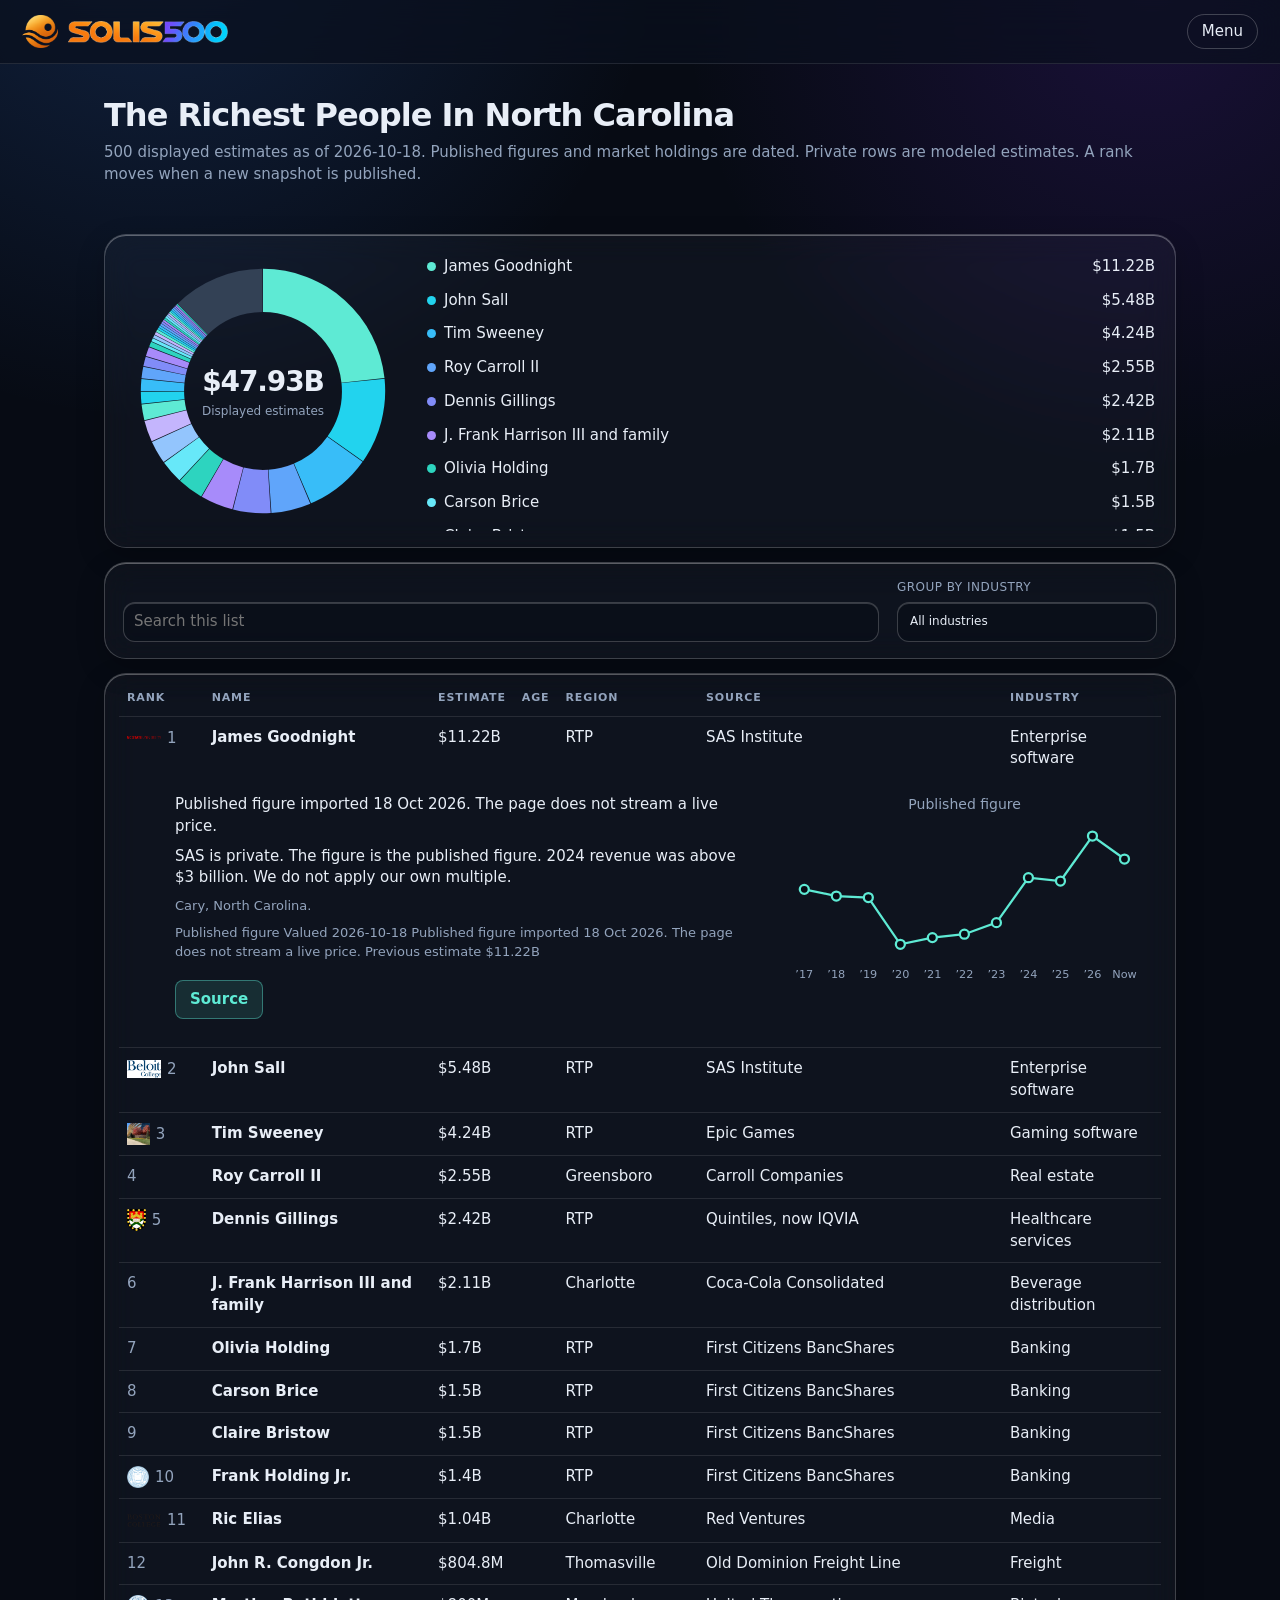
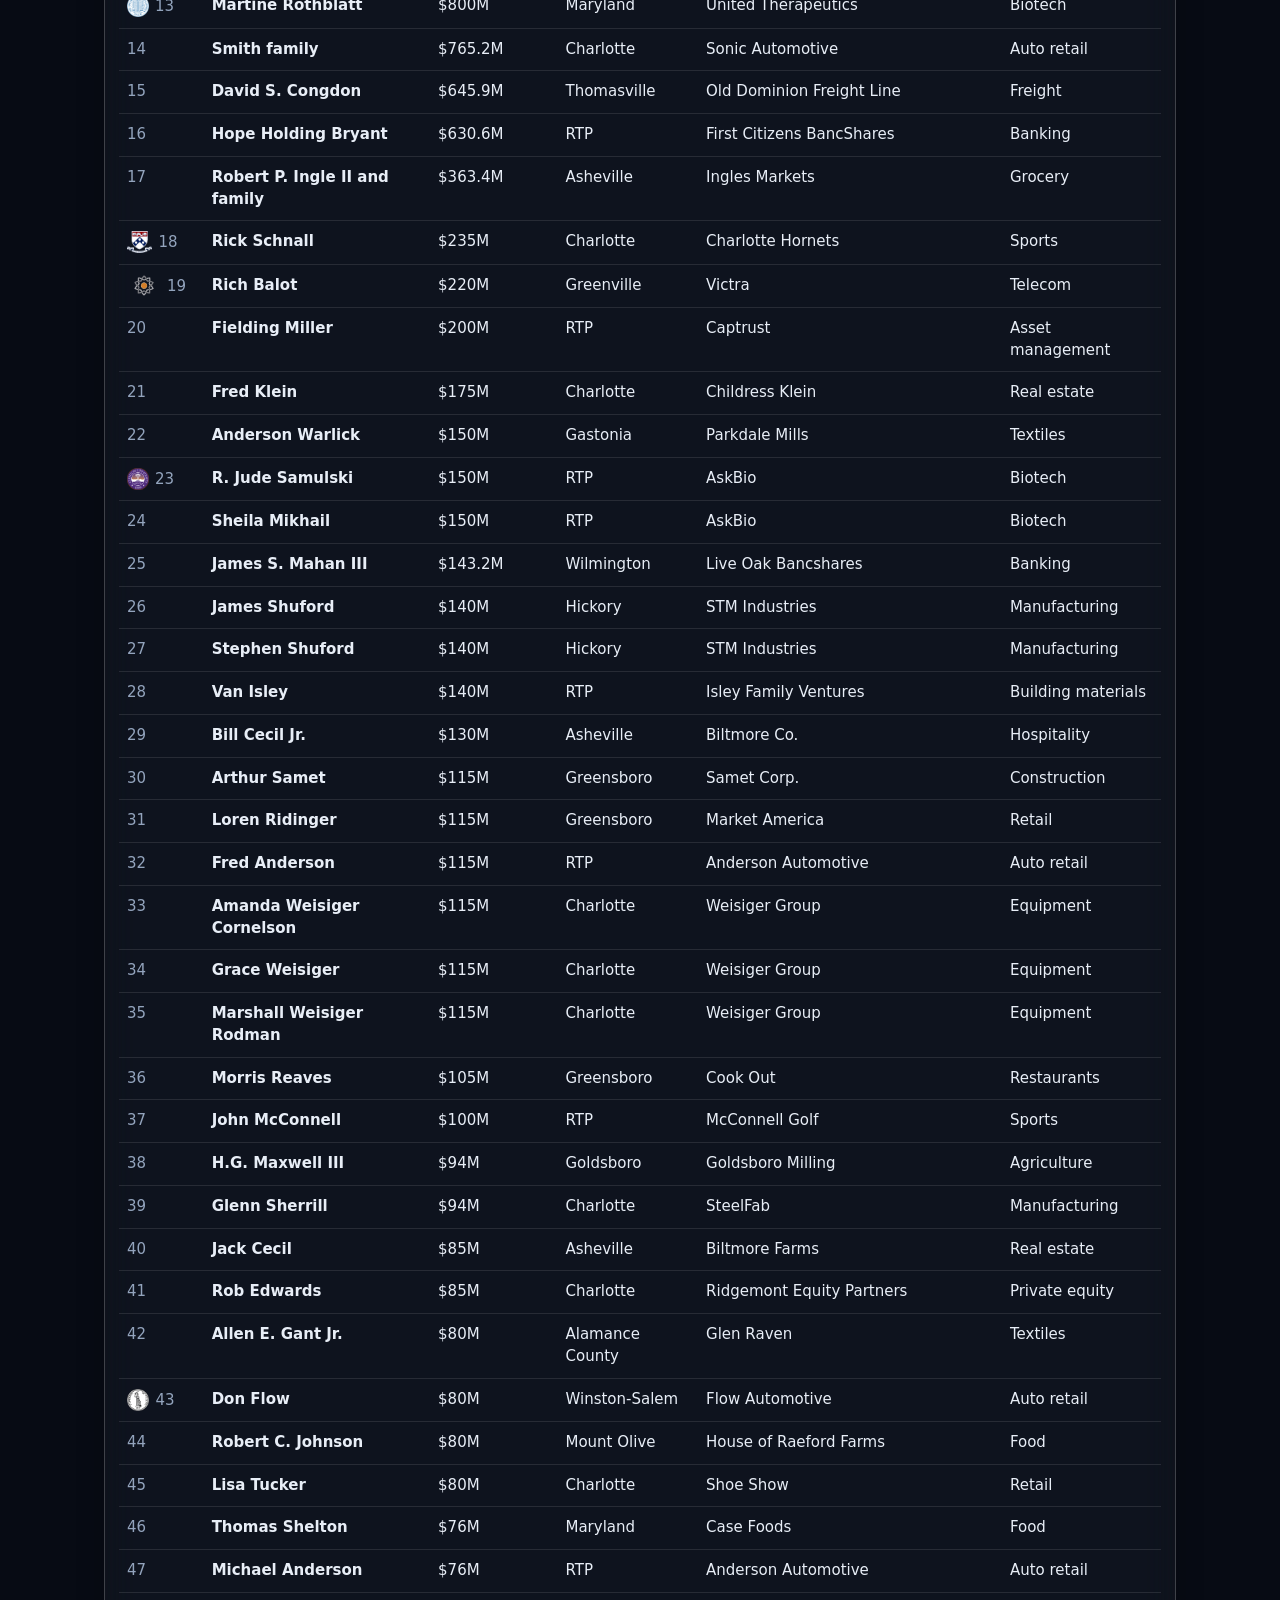
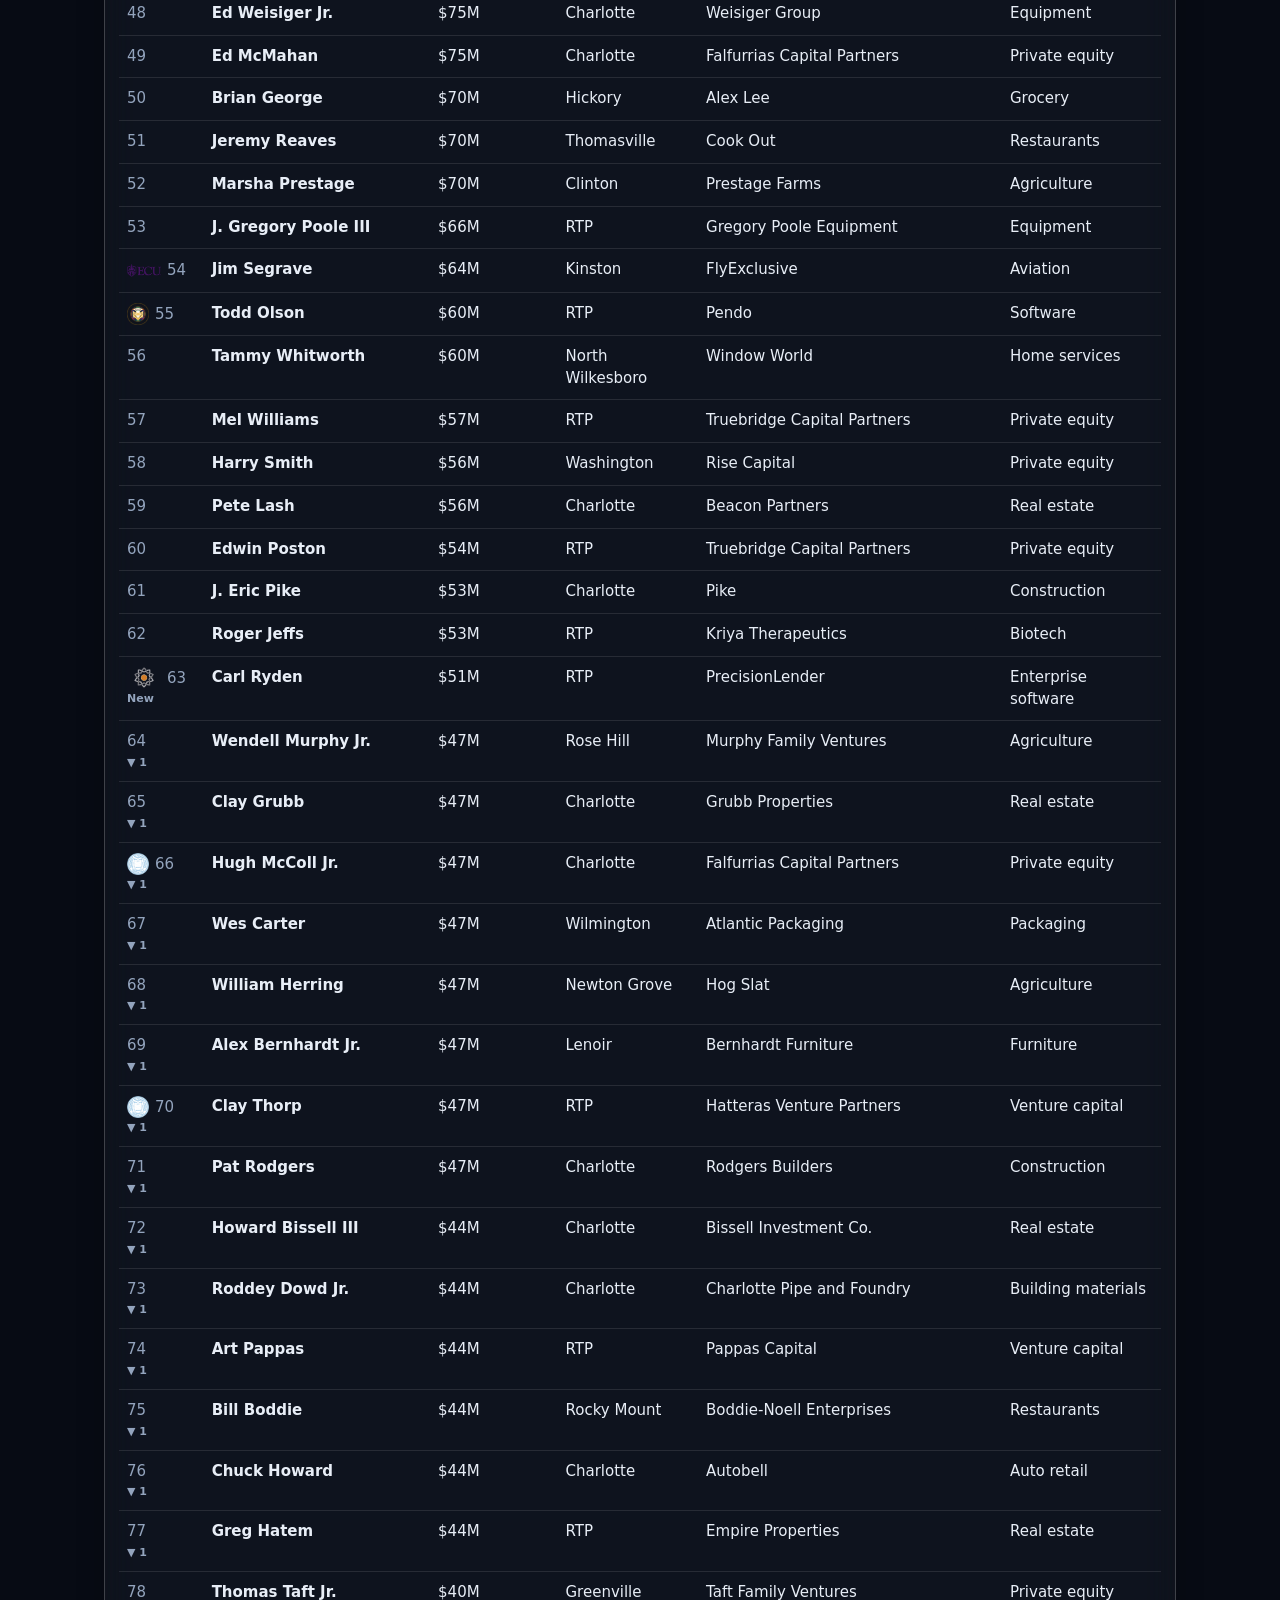
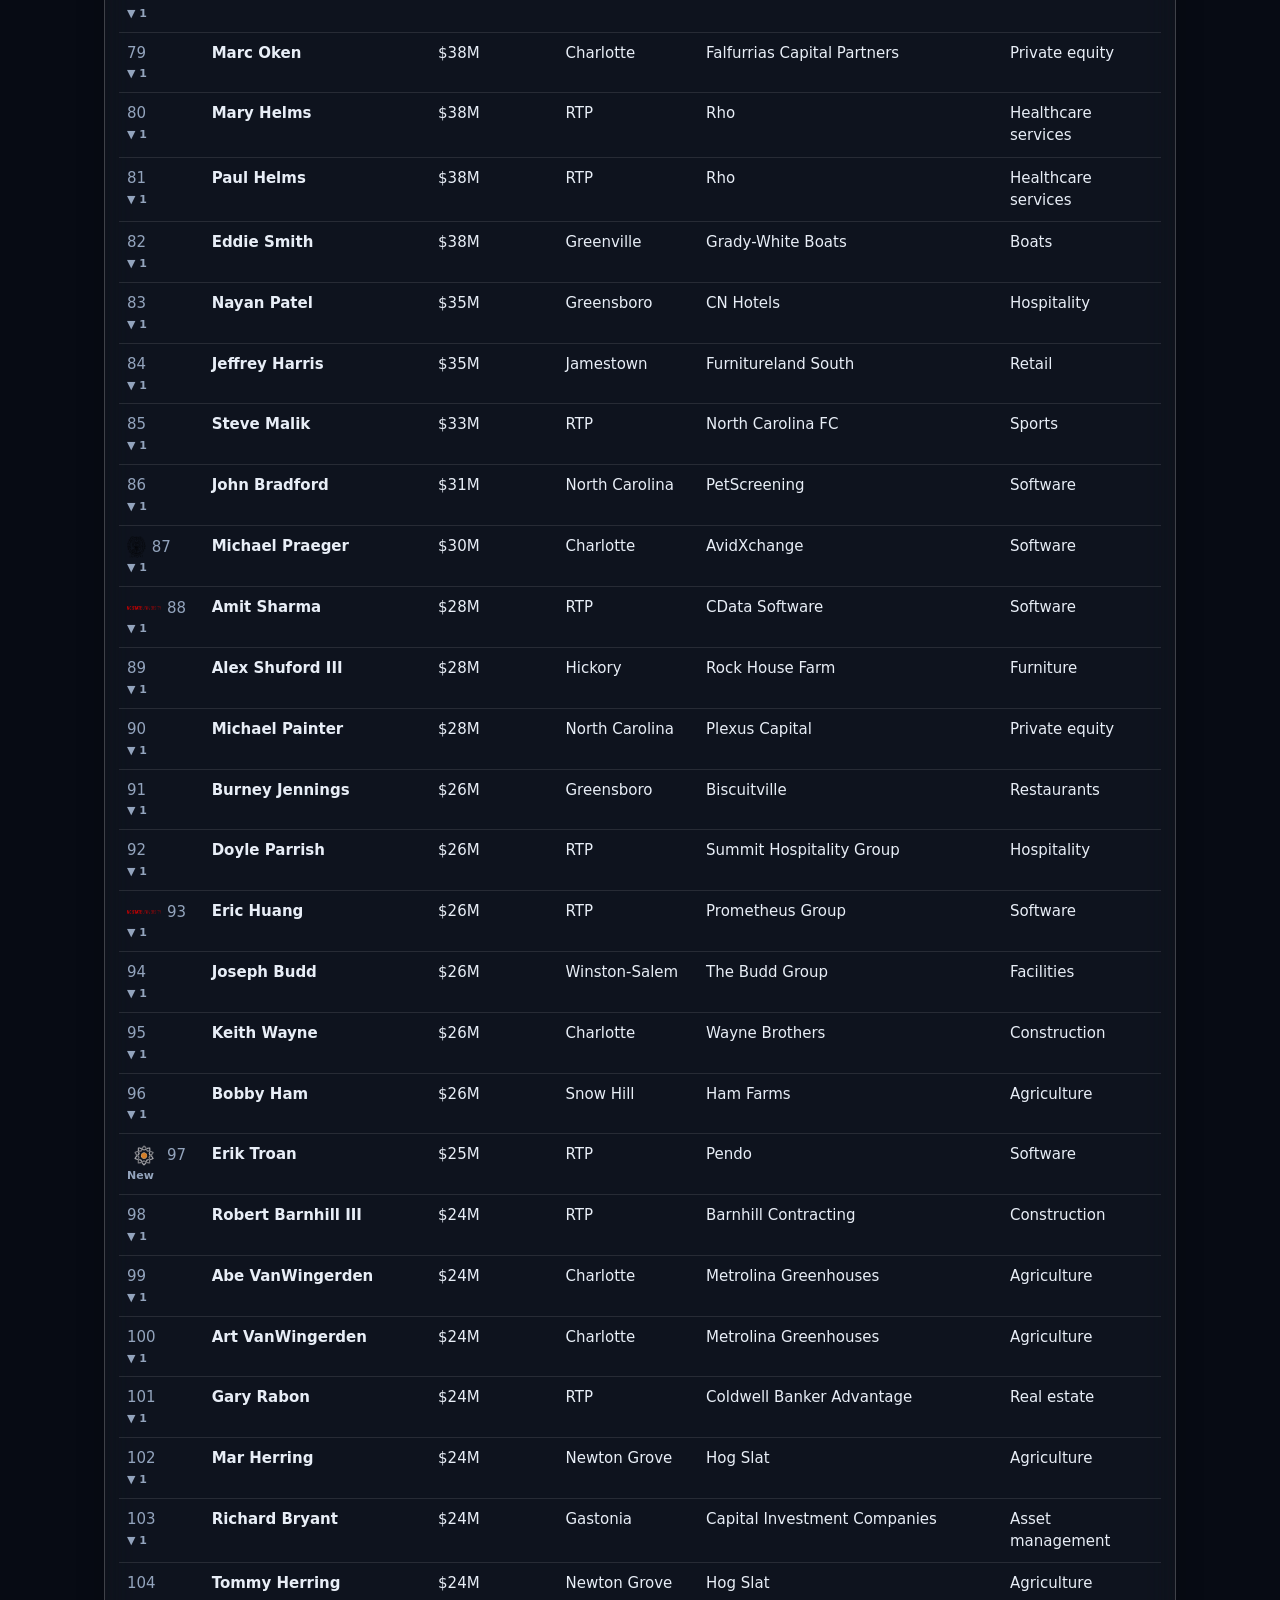
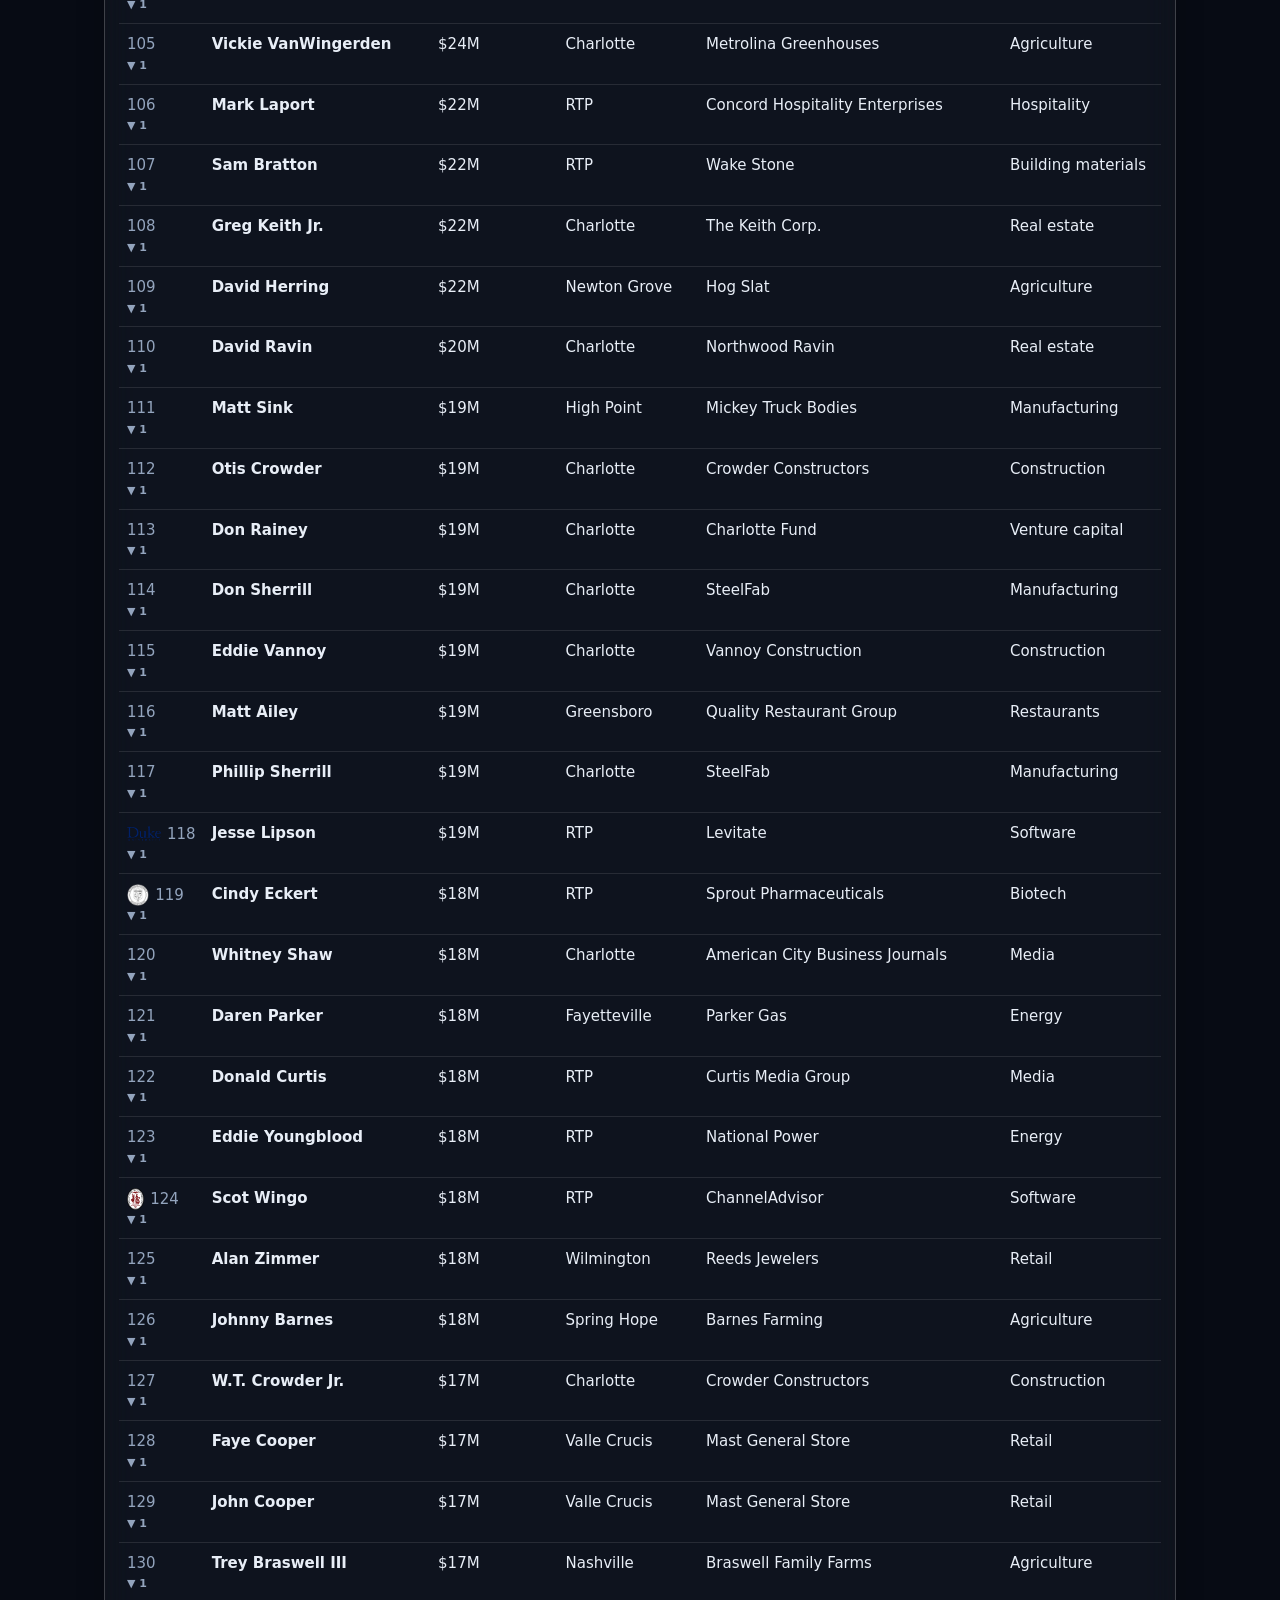
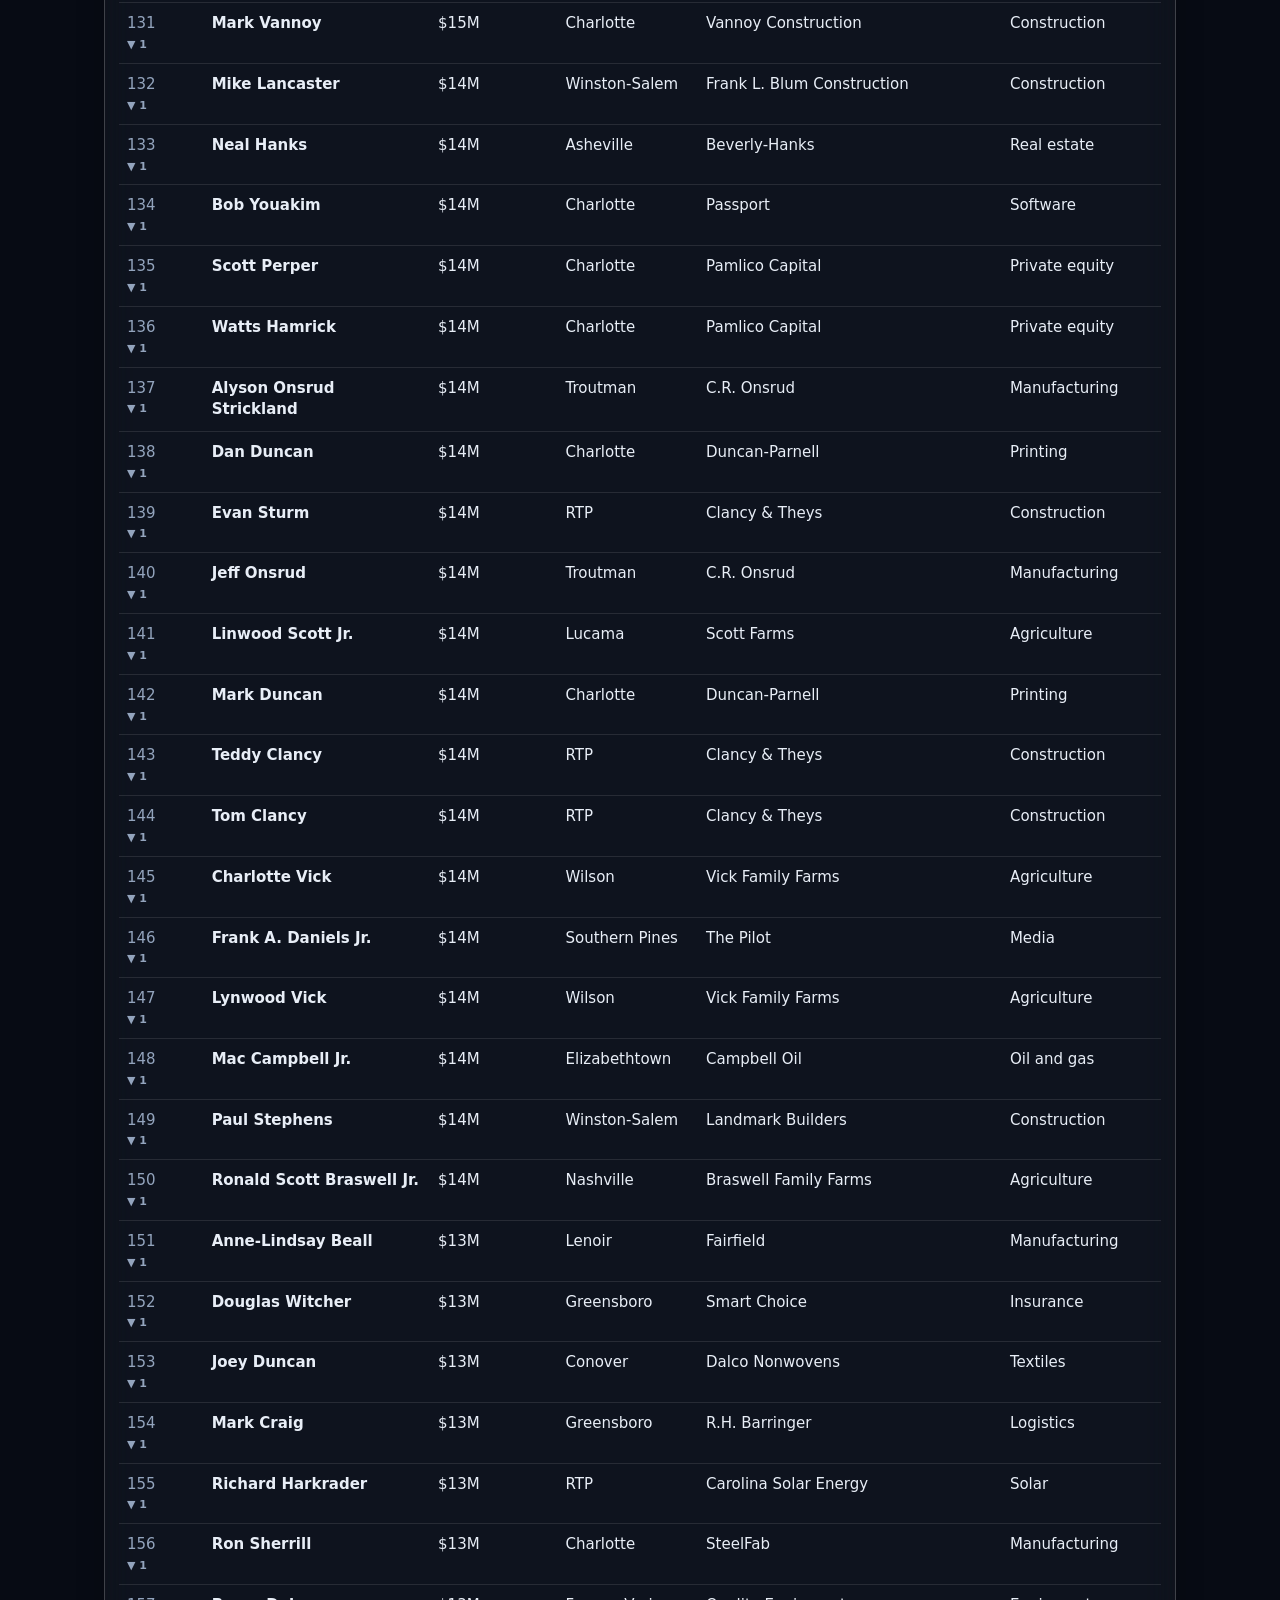
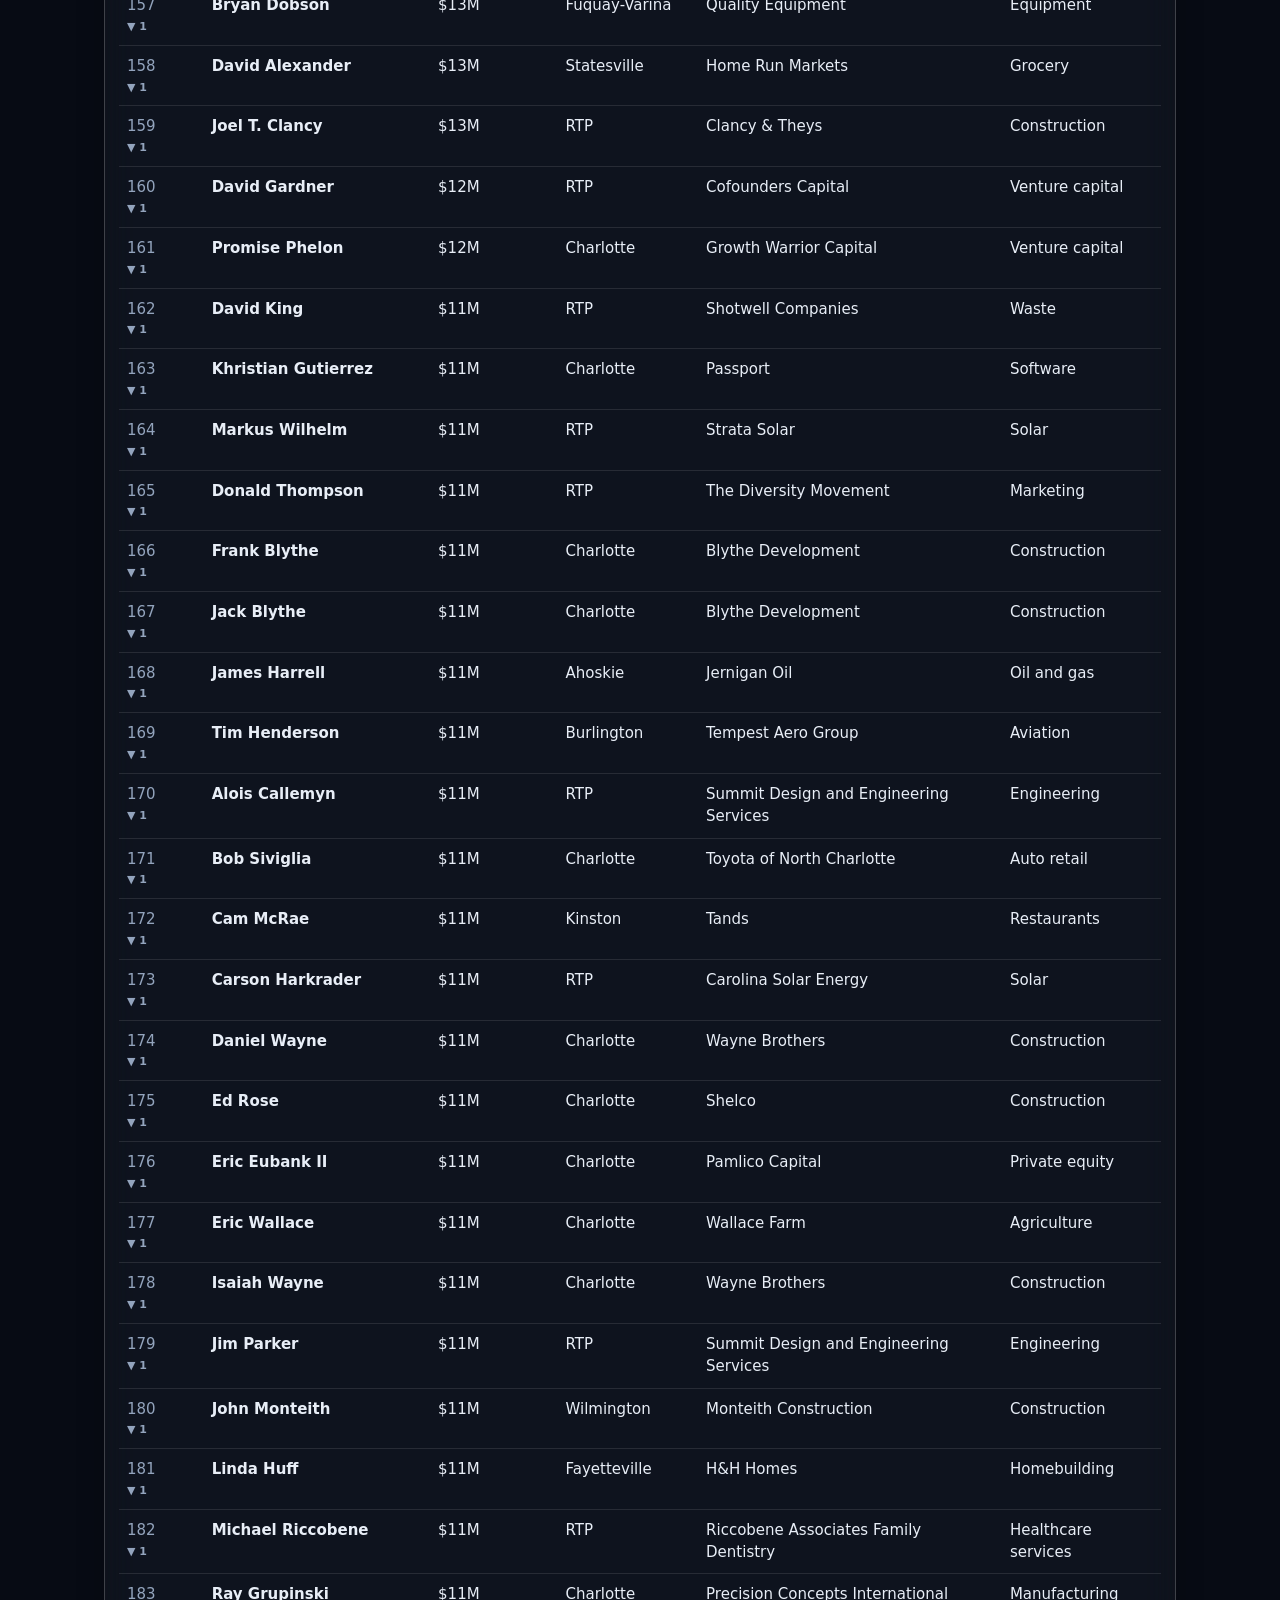
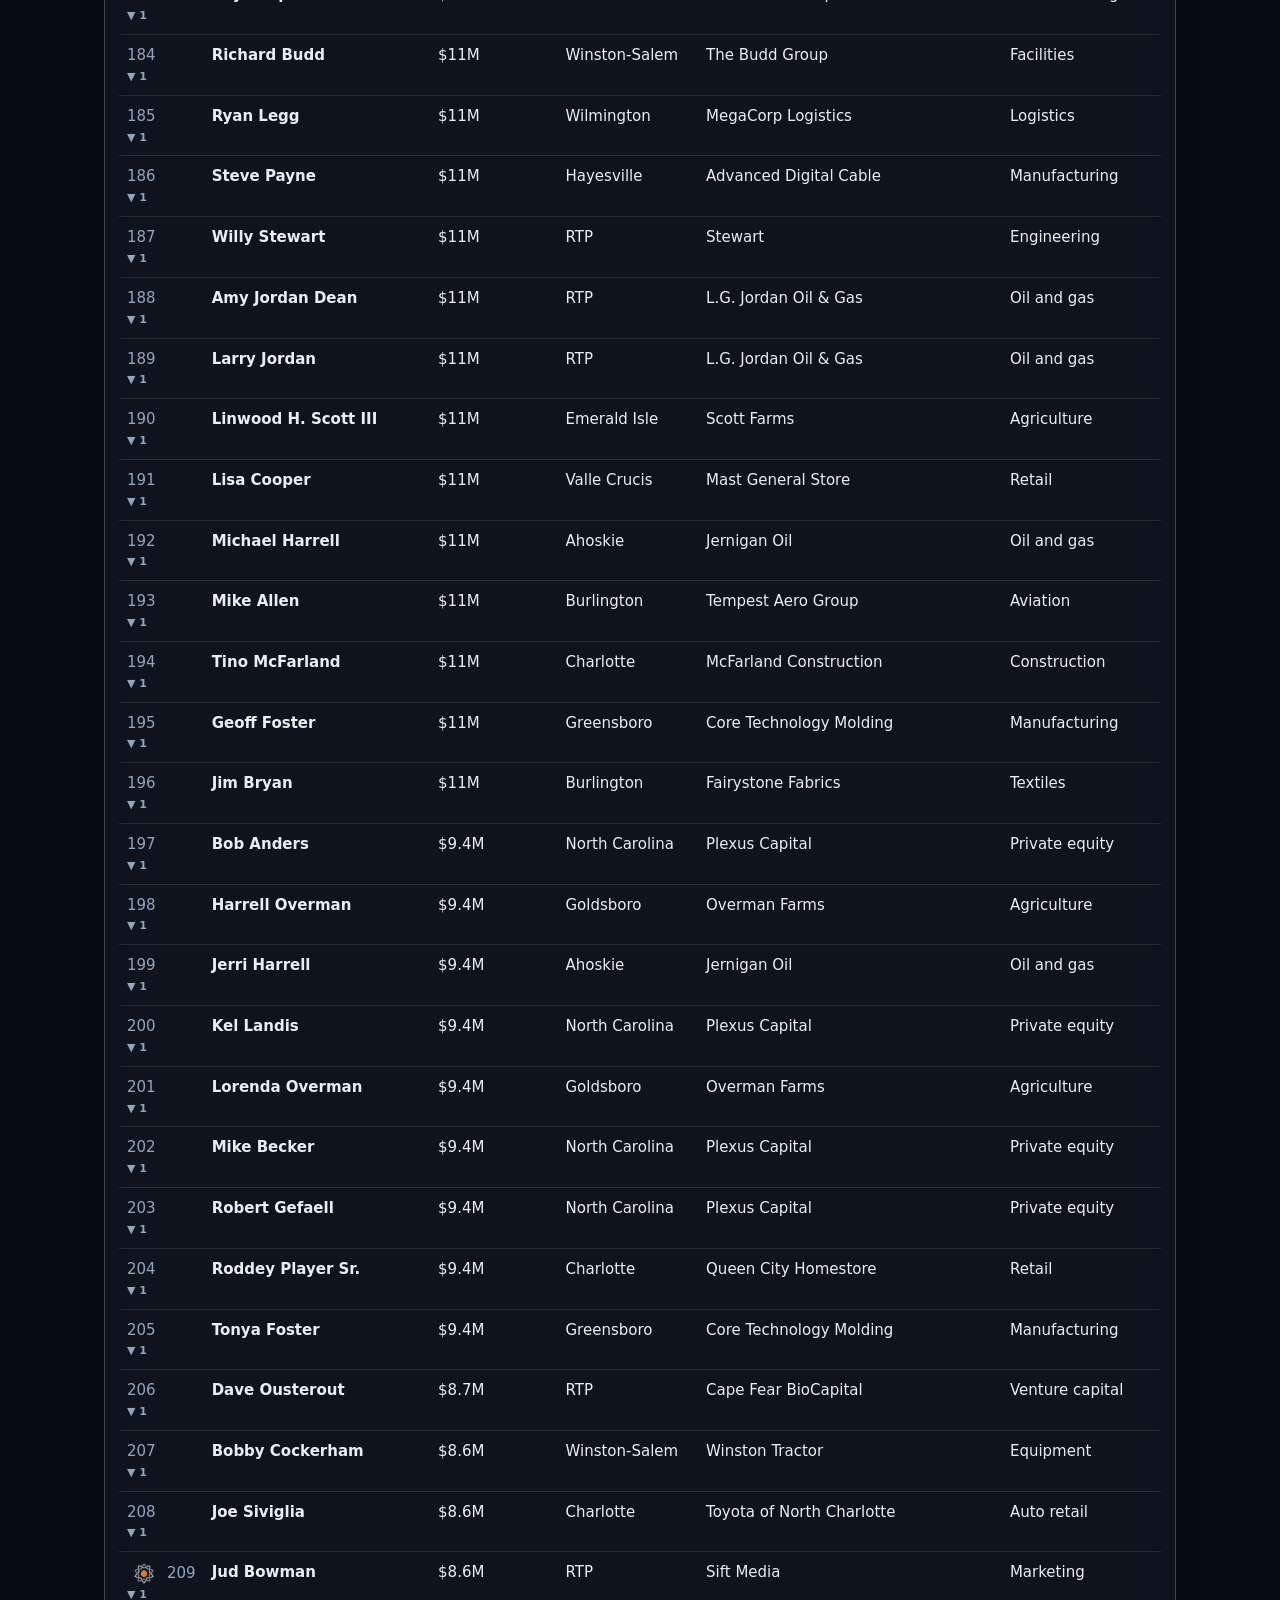
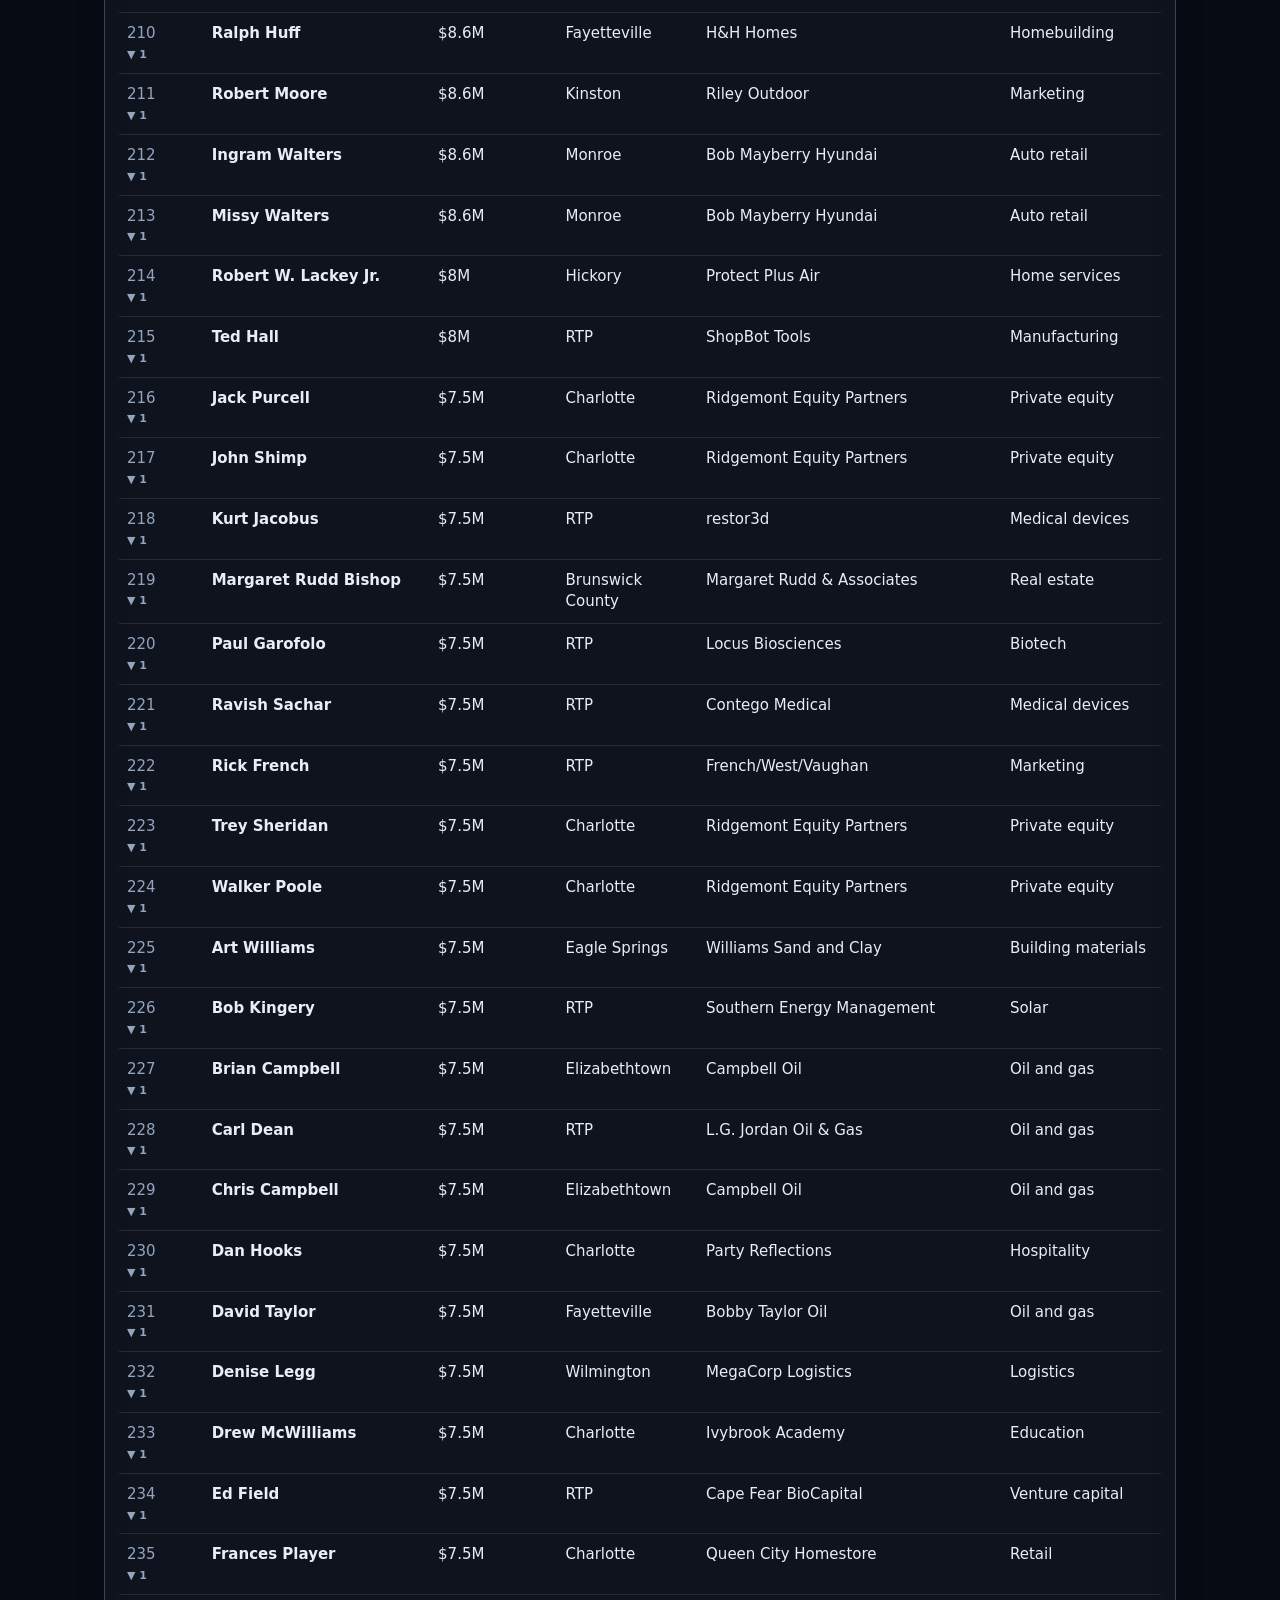
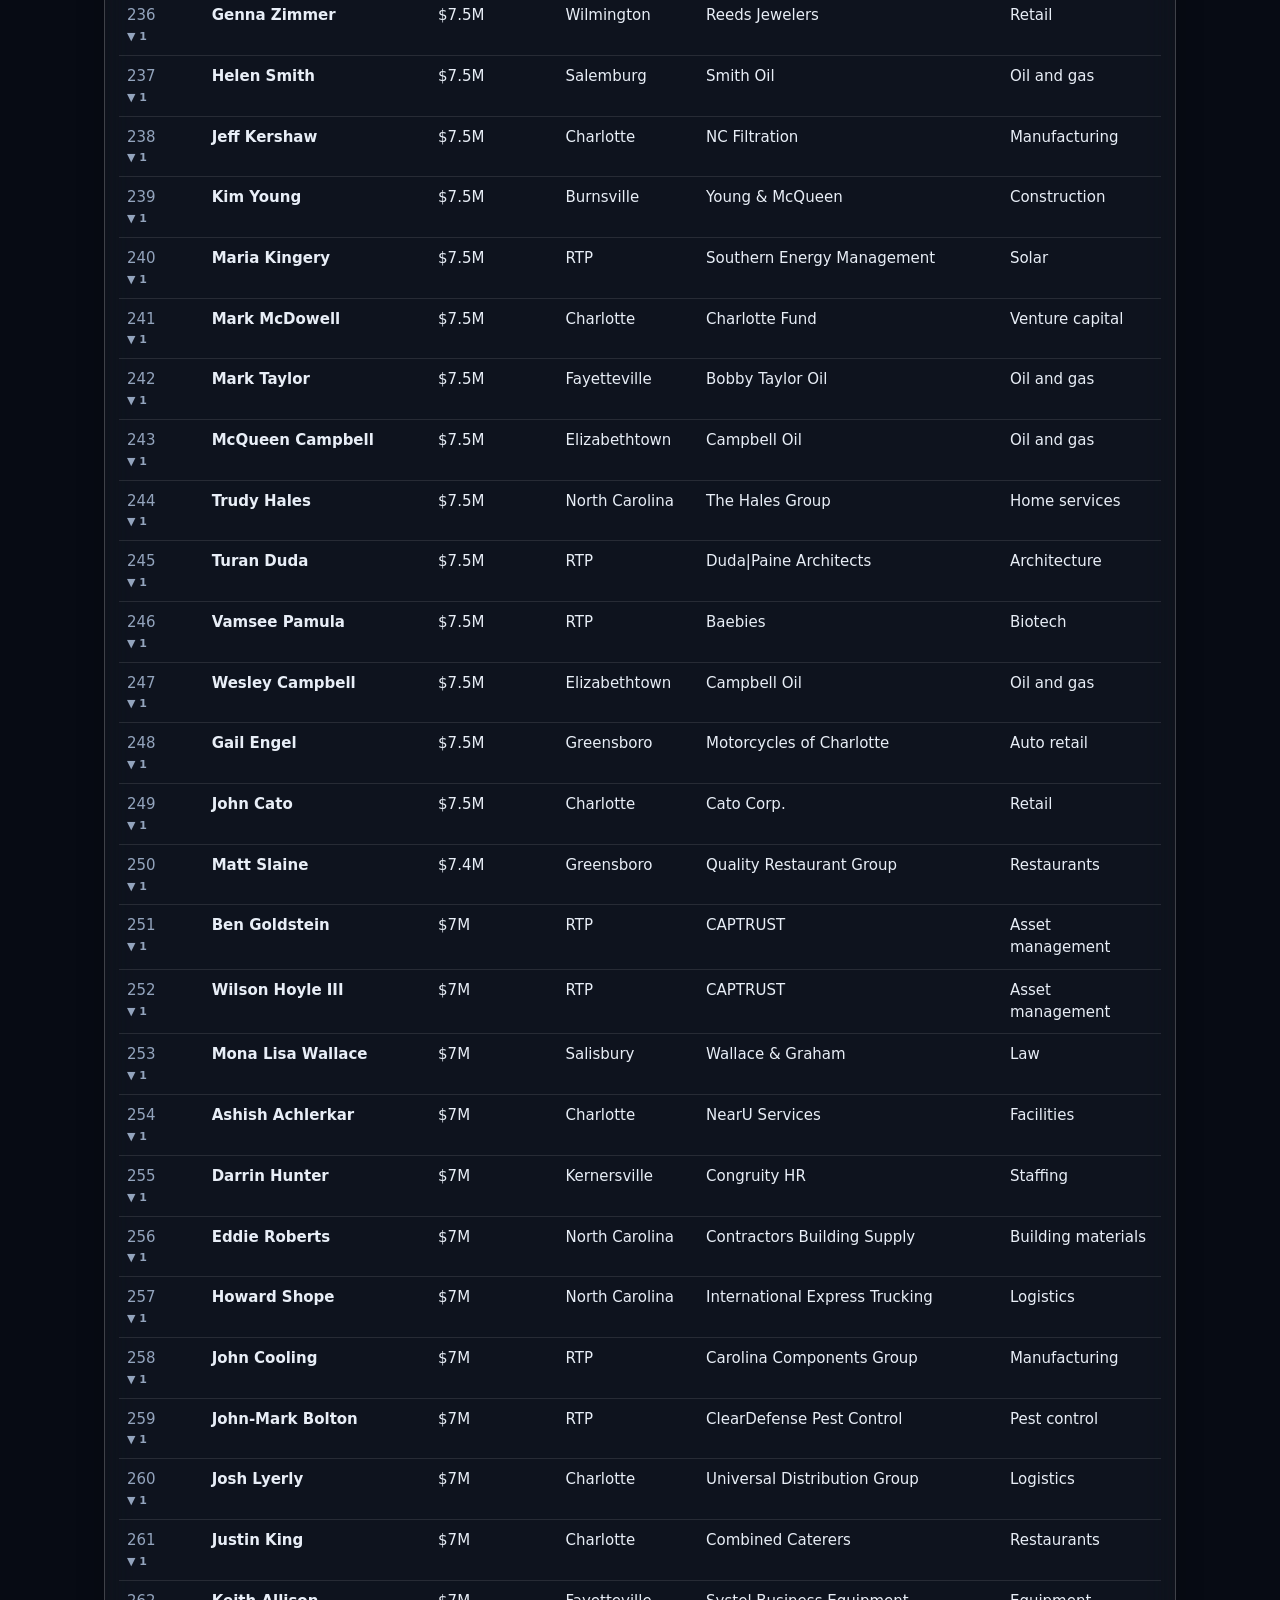
<file: nc/index.html>
<!doctype html>
<html lang="en">
<head>
  <!-- Google tag (gtag.js) -->
  <script async src="https://www.googletagmanager.com/gtag/js?id=G-BTQCLHY5FT"></script>
  <script>
    window.dataLayer = window.dataLayer || [];
    function gtag(){dataLayer.push(arguments);}
    gtag('js', new Date());

    gtag('config', 'G-BTQCLHY5FT');
  </script>
  <meta charset="utf-8">
  <meta http-equiv="refresh" content="0; url=../">
  <link rel="canonical" href="https://solis500.com/">
  <title>NC 500</title>
  <script>location.replace("../");</script>
</head>
<body>
  <p><a href="../">NC 500</a></p>
</body>
</html>
</file>
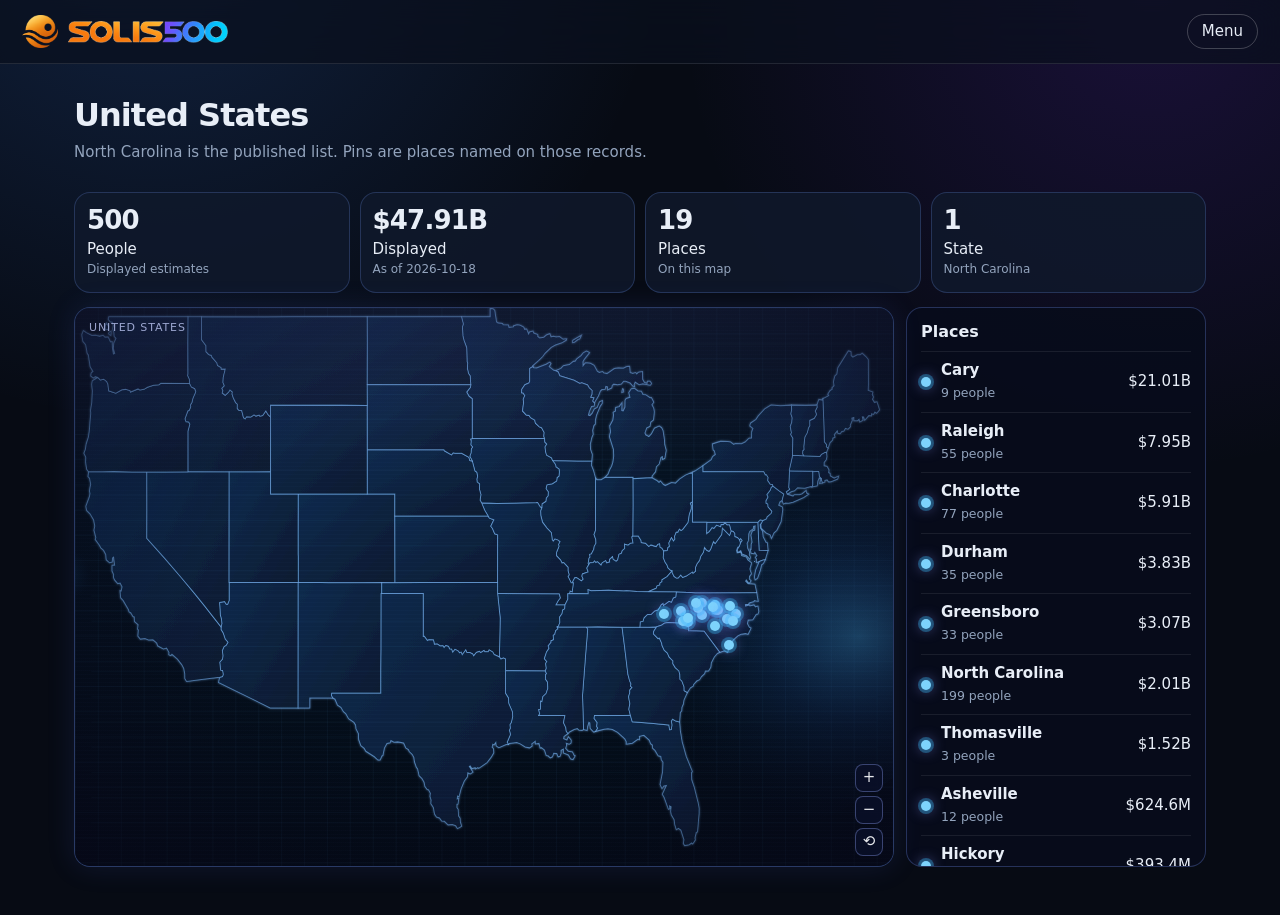
<file: usa/index.html>
<!doctype html>
<html lang="en">
<head>
  <!-- Google tag (gtag.js) -->
  <script async src="https://www.googletagmanager.com/gtag/js?id=G-BTQCLHY5FT"></script>
  <script>
    window.dataLayer = window.dataLayer || [];
    function gtag(){dataLayer.push(arguments);}
    gtag('js', new Date());

    gtag('config', 'G-BTQCLHY5FT');
  </script>
  <link rel="icon" href="../mark.png">
  <meta charset="utf-8">
  <meta name="viewport" content="width=device-width, initial-scale=1">
  <title>USA · Solis 500</title>
  <link rel="stylesheet" href="../styles.css">
  <link rel="stylesheet" href="../maps.css">
</head>
<body class="map-view">
  <header class="bar">
    <a class="brand" href="../" aria-label="Solis 500"><img class="brand-mark" src="../mark.png" alt="" width="36" height="36"><img class="wordmark" src="../solis500.png" alt="" width="148" height="22"></a>
    <div class="menu">
      <button type="button" class="menu-button" id="menu-button" aria-expanded="false" aria-controls="menu-panel">Menu</button>
      <nav id="menu-panel" class="menu-panel" hidden aria-label="Place">
        <a href="../world/">World</a>
        <a href="../usa/" aria-current="page">USA</a>
        <a href="../">NC 500</a>
      </nav>
    </div>
  </header>
  <header class="top">
    <div>
      <h1>United States</h1>
      <div class="sub">North Carolina is the published list. Pins are places named on those records.</div>
    </div>
  </header>
  <main>
    <div class="map-kpis"><div class="map-kpi"><div class="n">500</div><div class="k">People</div><div class="note">Displayed estimates</div></div><div class="map-kpi"><div class="n">$47.91B</div><div class="k">Displayed</div><div class="note">As of 2026-10-18</div></div><div class="map-kpi"><div class="n">19</div><div class="k">Places</div><div class="note">On this map</div></div><div class="map-kpi"><div class="n">1</div><div class="k">State</div><div class="note">North Carolina</div></div></div>
    <div class="map-layout">
      <section class="school-map-card" data-map>
        <div class="map-title">United States</div>
        <div class="map-viewport">
          <div class="map-stage">
            <img class="map-land" src="../maps/us.svg" alt="">
            <div class="map-fx"></div>
            <div class="pins"><a class="map-pin" href="../?q=Cary" style="left:78.41%;top:54.01%" aria-label="Cary, 9 people · $21.01B" data-name="Cary" data-note="9 people · $21.01B"><span class="pin-dot"></span></a>
<a class="map-pin" href="../?q=Raleigh" style="left:78.65%;top:54.05%" aria-label="Raleigh, 55 people · $7.95B" data-name="Raleigh" data-note="55 people · $7.95B"><span class="pin-dot"></span></a>
<a class="map-pin" href="../?q=Charlotte" style="left:74.93%;top:56.23%" aria-label="Charlotte, 77 people · $5.91B" data-name="Charlotte" data-note="77 people · $5.91B"><span class="pin-dot"></span></a>
<a class="map-pin" href="../?q=Durham" style="left:78.21%;top:53.21%" aria-label="Durham, 35 people · $3.83B" data-name="Durham" data-note="35 people · $3.83B"><span class="pin-dot"></span></a>
<a class="map-pin" href="../?q=Greensboro" style="left:76.71%;top:52.9%" aria-label="Greensboro, 33 people · $3.07B" data-name="Greensboro" data-note="33 people · $3.07B"><span class="pin-dot"></span></a>
<a class="map-pin" href="../" style="left:76.6%;top:54.96%" aria-label="North Carolina, 199 people · $2.01B" data-name="North Carolina" data-note="199 people · $2.01B"><span class="pin-dot"></span></a>
<a class="map-pin" href="../?q=Thomasville" style="left:76.22%;top:53.65%" aria-label="Thomasville, 3 people · $1.52B" data-name="Thomasville" data-note="3 people · $1.52B"><span class="pin-dot"></span></a>
<a class="map-pin" href="../?q=Asheville" style="left:72.04%;top:54.76%" aria-label="Asheville, 12 people · $624.6M" data-name="Asheville" data-note="12 people · $624.6M"><span class="pin-dot"></span></a>
<a class="map-pin" href="../?q=Hickory" style="left:74.09%;top:54.25%" aria-label="Hickory, 8 people · $393.4M" data-name="Hickory" data-note="8 people · $393.4M"><span class="pin-dot"></span></a>
<a class="map-pin" href="../?q=Greenville" style="left:80.79%;top:54.72%" aria-label="Greenville, 4 people · $299.4M" data-name="Greenville" data-note="4 people · $299.4M"><span class="pin-dot"></span></a>
<a class="map-pin" href="../?q=Wilmington" style="left:79.92%;top:60.28%" aria-label="Wilmington, 16 people · $281.6M" data-name="Wilmington" data-note="16 people · $281.6M"><span class="pin-dot"></span></a>
<a class="map-pin" href="../?q=Winston-Salem" style="left:75.95%;top:52.78%" aria-label="Winston-Salem, 13 people · $187.5M" data-name="Winston-Salem" data-note="13 people · $187.5M"><span class="pin-dot"></span></a>
<a class="map-pin" href="../?q=Gastonia" style="left:74.36%;top:56.11%" aria-label="Gastonia, 4 people · $179.6M" data-name="Gastonia" data-note="4 people · $179.6M"><span class="pin-dot"></span></a>
<a class="map-pin" href="../?q=Chapel%20Hill" style="left:77.94%;top:53.53%" aria-label="Chapel Hill, 4 people · $144.7M" data-name="Chapel Hill" data-note="4 people · $144.7M"><span class="pin-dot"></span></a>
<a class="map-pin" href="../?q=Goldsboro" style="left:79.75%;top:55.63%" aria-label="Goldsboro, 3 people · $112.8M" data-name="Goldsboro" data-note="3 people · $112.8M"><span class="pin-dot"></span></a>
<a class="map-pin" href="../?q=Huntersville" style="left:74.93%;top:55.52%" aria-label="Huntersville, 7 people · $101.5M" data-name="Huntersville" data-note="7 people · $101.5M"><span class="pin-dot"></span></a>
<a class="map-pin" href="../?q=Kinston" style="left:80.44%;top:56.11%" aria-label="Kinston, 3 people · $83.6M" data-name="Kinston" data-note="3 people · $83.6M"><span class="pin-dot"></span></a>
<a class="map-pin" href="../?q=Fayetteville" style="left:78.24%;top:56.94%" aria-label="Fayetteville, 10 people · $62.4M" data-name="Fayetteville" data-note="10 people · $62.4M"><span class="pin-dot"></span></a>
<a class="map-pin" href="../?q=Rocky%20Mount" style="left:80.08%;top:53.41%" aria-label="Rocky Mount, 3 people · $49.7M" data-name="Rocky Mount" data-note="3 people · $49.7M"><span class="pin-dot"></span></a></div>
          </div>
        </div>
        <div class="map-hud"></div>
        <div class="map-controls">
          <button type="button" data-zoom="in" aria-label="Zoom in">+</button>
          <button type="button" data-zoom="out" aria-label="Zoom out">−</button>
          <button type="button" data-zoom="reset" aria-label="Reset">⟲</button>
        </div>
      </section>
      <aside class="map-side">
        <h2>Places</h2>
        <a class="place-row" href="../?q=Cary"><span class="pin-dot"></span><span><b>Cary</b><small>9 people</small></span><span>$21.01B</span></a>
<a class="place-row" href="../?q=Raleigh"><span class="pin-dot"></span><span><b>Raleigh</b><small>55 people</small></span><span>$7.95B</span></a>
<a class="place-row" href="../?q=Charlotte"><span class="pin-dot"></span><span><b>Charlotte</b><small>77 people</small></span><span>$5.91B</span></a>
<a class="place-row" href="../?q=Durham"><span class="pin-dot"></span><span><b>Durham</b><small>35 people</small></span><span>$3.83B</span></a>
<a class="place-row" href="../?q=Greensboro"><span class="pin-dot"></span><span><b>Greensboro</b><small>33 people</small></span><span>$3.07B</span></a>
<a class="place-row" href="../"><span class="pin-dot"></span><span><b>North Carolina</b><small>199 people</small></span><span>$2.01B</span></a>
<a class="place-row" href="../?q=Thomasville"><span class="pin-dot"></span><span><b>Thomasville</b><small>3 people</small></span><span>$1.52B</span></a>
<a class="place-row" href="../?q=Asheville"><span class="pin-dot"></span><span><b>Asheville</b><small>12 people</small></span><span>$624.6M</span></a>
<a class="place-row" href="../?q=Hickory"><span class="pin-dot"></span><span><b>Hickory</b><small>8 people</small></span><span>$393.4M</span></a>
<a class="place-row" href="../?q=Greenville"><span class="pin-dot"></span><span><b>Greenville</b><small>4 people</small></span><span>$299.4M</span></a>
<a class="place-row" href="../?q=Wilmington"><span class="pin-dot"></span><span><b>Wilmington</b><small>16 people</small></span><span>$281.6M</span></a>
<a class="place-row" href="../?q=Winston-Salem"><span class="pin-dot"></span><span><b>Winston-Salem</b><small>13 people</small></span><span>$187.5M</span></a>
<a class="place-row" href="../?q=Gastonia"><span class="pin-dot"></span><span><b>Gastonia</b><small>4 people</small></span><span>$179.6M</span></a>
<a class="place-row" href="../?q=Chapel%20Hill"><span class="pin-dot"></span><span><b>Chapel Hill</b><small>4 people</small></span><span>$144.7M</span></a>
<a class="place-row" href="../?q=Goldsboro"><span class="pin-dot"></span><span><b>Goldsboro</b><small>3 people</small></span><span>$112.8M</span></a>
<a class="place-row" href="../?q=Huntersville"><span class="pin-dot"></span><span><b>Huntersville</b><small>7 people</small></span><span>$101.5M</span></a>
<a class="place-row" href="../?q=Kinston"><span class="pin-dot"></span><span><b>Kinston</b><small>3 people</small></span><span>$83.6M</span></a>
<a class="place-row" href="../?q=Fayetteville"><span class="pin-dot"></span><span><b>Fayetteville</b><small>10 people</small></span><span>$62.4M</span></a>
<a class="place-row" href="../?q=Rocky%20Mount"><span class="pin-dot"></span><span><b>Rocky Mount</b><small>3 people</small></span><span>$49.7M</span></a>
      </aside>
    </div>
  </main>
  <script src="../menu.js"></script>
  <script src="../maps.js"></script>
</body>
</html>
</file>
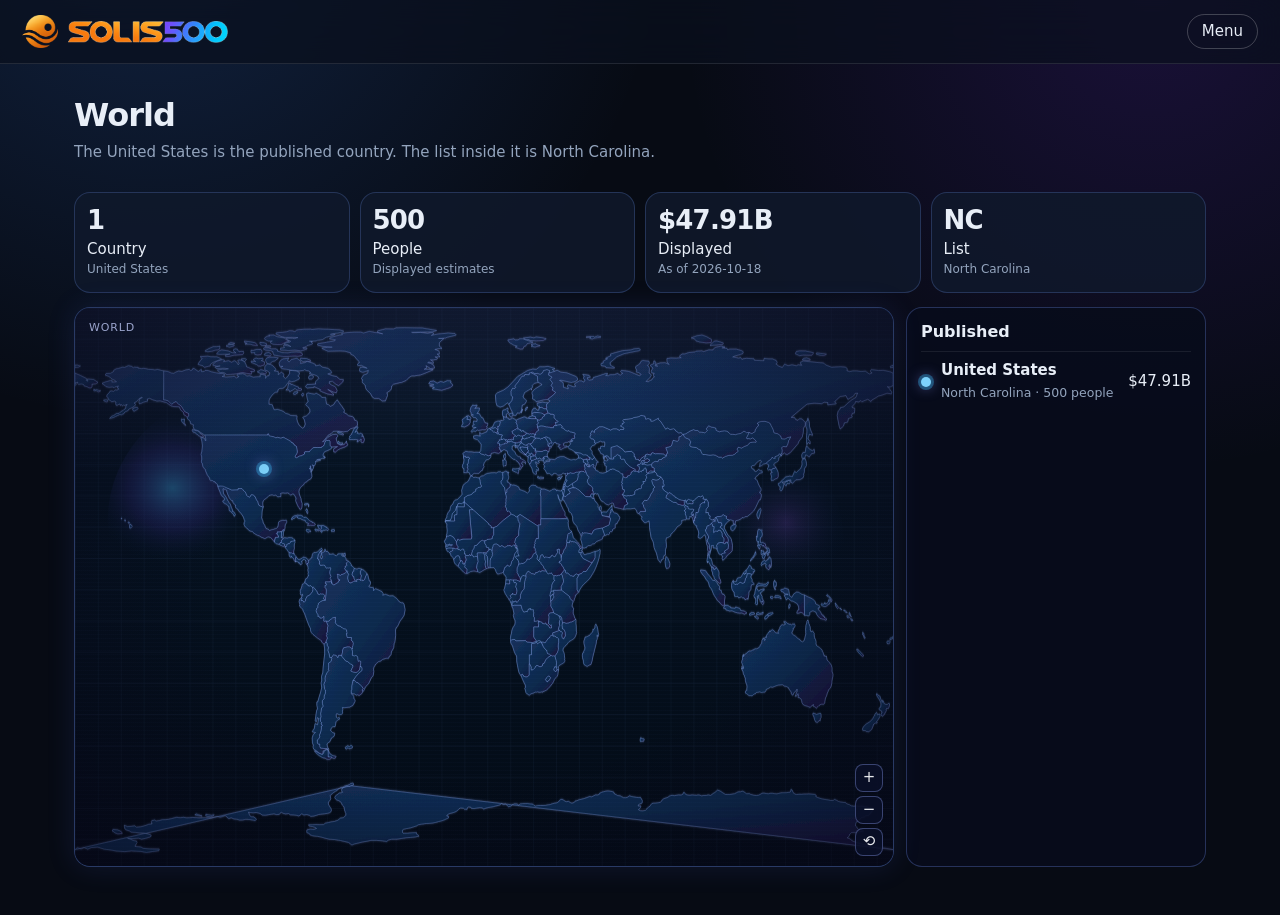
<file: world/index.html>
<!doctype html>
<html lang="en">
<head>
  <!-- Google tag (gtag.js) -->
  <script async src="https://www.googletagmanager.com/gtag/js?id=G-BTQCLHY5FT"></script>
  <script>
    window.dataLayer = window.dataLayer || [];
    function gtag(){dataLayer.push(arguments);}
    gtag('js', new Date());

    gtag('config', 'G-BTQCLHY5FT');
  </script>
  <link rel="icon" href="../mark.png">
  <meta charset="utf-8">
  <meta name="viewport" content="width=device-width, initial-scale=1">
  <title>World · Solis 500</title>
  <link rel="stylesheet" href="../styles.css">
  <link rel="stylesheet" href="../maps.css">
</head>
<body class="map-view">
  <header class="bar">
    <a class="brand" href="../" aria-label="Solis 500"><img class="brand-mark" src="../mark.png" alt="" width="36" height="36"><img class="wordmark" src="../solis500.png" alt="" width="148" height="22"></a>
    <div class="menu">
      <button type="button" class="menu-button" id="menu-button" aria-expanded="false" aria-controls="menu-panel">Menu</button>
      <nav id="menu-panel" class="menu-panel" hidden aria-label="Place">
        <a href="../world/" aria-current="page">World</a>
        <a href="../usa/">USA</a>
        <a href="../">NC 500</a>
      </nav>
    </div>
  </header>
  <header class="top">
    <div>
      <h1>World</h1>
      <div class="sub">The United States is the published country. The list inside it is North Carolina.</div>
    </div>
  </header>
  <main>
    <div class="map-kpis"><div class="map-kpi"><div class="n">1</div><div class="k">Country</div><div class="note">United States</div></div><div class="map-kpi"><div class="n">500</div><div class="k">People</div><div class="note">Displayed estimates</div></div><div class="map-kpi"><div class="n">$47.91B</div><div class="k">Displayed</div><div class="note">As of 2026-10-18</div></div><div class="map-kpi"><div class="n">NC</div><div class="k">List</div><div class="note">North Carolina</div></div></div>
    <div class="map-layout">
      <section class="school-map-card" data-map>
        <div class="map-title">World</div>
        <div class="map-viewport">
          <div class="map-stage">
            <img class="map-land" src="../maps/world.svg" alt="">
            <div class="map-fx"></div>
            <div class="pins"><a class="map-pin" href="../usa/" style="left:23.06%;top:28.89%" aria-label="United States, 500 people · $47.91B" data-name="United States" data-note="500 people · $47.91B"><span class="pin-dot"></span></a></div>
          </div>
        </div>
        <div class="map-hud"></div>
        <div class="map-controls">
          <button type="button" data-zoom="in" aria-label="Zoom in">+</button>
          <button type="button" data-zoom="out" aria-label="Zoom out">−</button>
          <button type="button" data-zoom="reset" aria-label="Reset">⟲</button>
        </div>
      </section>
      <aside class="map-side">
        <h2>Published</h2>
        <a class="place-row" href="../usa/"><span class="pin-dot"></span><span><b>United States</b><small>North Carolina · 500 people</small></span><span>$47.91B</span></a>
      </aside>
    </div>
  </main>
  <script src="../menu.js"></script>
  <script src="../maps.js"></script>
</body>
</html>
</file>
<file: styles.css>
:root {
  color-scheme: dark;
  --ink: #e8eef7;
  --muted: #93a4bd;
  --line: rgba(255, 255, 255, 0.1);
  --paper: #070b14;
  --card: rgba(14, 22, 38, 0.72);
  --green: #5eead4;
  --green-soft: rgba(19, 78, 74, 0.72);
  --rose: #fda4af;
  --blue: #3b82f6;
}

* { box-sizing: border-box; }
body {
  margin: 0;
  font: 15px/1.45 ui-sans-serif, system-ui, -apple-system, sans-serif;
  color: var(--ink);
  background:
    radial-gradient(circle at 12% -10%, rgba(59, 130, 246, 0.2), transparent 34%),
    radial-gradient(circle at 90% 0%, rgba(109, 40, 217, 0.18), transparent 32%),
    var(--paper);
}
a { color: #93c5fd; }
.bar {
  display: flex;
  align-items: center;
  justify-content: space-between;
  gap: 16px;
  min-height: 64px;
  padding: 10px 22px;
  border-bottom: 1px solid var(--line);
  background: rgba(10, 16, 30, 0.72);
  backdrop-filter: blur(18px);
  position: sticky;
  top: 0;
  z-index: 20;
}
.brand { display: flex; align-items: center; gap: 10px; color: white; text-decoration: none; }
.brand img.brand-mark { width: 36px; height: 36px; max-width: 36px; max-height: 36px; object-fit: contain; display: block; }
.brand img.wordmark { height: 22px; width: auto; max-height: 22px; display: block; }
.menu { position: relative; }
.menu-button {
  background: transparent;
  border: 1px solid rgba(255, 255, 255, 0.22);
  color: var(--ink);
  border-radius: 999px;
  padding: 6px 14px;
  cursor: pointer;
}
.menu-button[aria-expanded="true"] { color: white; border-color: rgba(255, 255, 255, 0.45); }
.menu-panel {
  position: absolute;
  right: 0;
  top: calc(100% + 8px);
  min-width: 180px;
  padding: 8px;
  display: grid;
  gap: 2px;
  background: #10182a;
  border: 1px solid rgba(255, 255, 255, 0.2);
  border-radius: 14px;
  box-shadow: 0 12px 32px rgba(0, 0, 0, 0.35);
}
.menu-panel[hidden] { display: none; }
.bar .menu-panel .trail-world,
.bar .menu-panel a {
  display: block;
  padding: 8px 10px;
  border-radius: 8px;
  color: var(--muted);
  text-decoration: none;
  box-shadow: none;
}
.bar .menu-panel a[aria-current="page"] { color: white; }
.bar .menu-panel a:hover { background: rgba(255, 255, 255, 0.06); color: white; }
.place-card {
  display: flex;
  justify-content: space-between;
  align-items: center;
  gap: 16px;
  text-decoration: none;
  color: inherit;
  margin-top: 18px;
}
.place-card:hover { border-color: rgba(147, 197, 253, 0.45); }
.place-card .name { font-size: 18px; }
.substrip {
  display: flex;
  flex-wrap: wrap;
  gap: 8px;
  padding: 8px 22px 10px;
  border-bottom: 1px solid var(--line);
  background: #0b1220;
}
.substrip button, .substrip a {
  border: 1px solid var(--line);
  background: #10192b;
  color: var(--ink);
  border-radius: 999px;
  padding: 4px 12px;
  text-decoration: none;
  cursor: pointer;
}
.substrip button.on, .substrip a.on { background: #1d4ed8; border-color: #1d4ed8; color: white; }
.mark {
  width: 36px;
  height: 36px;
  object-fit: contain;
  display: block;
  background: none;
}
.bar nav { display: flex; gap: 18px; }
.bar nav a { color: var(--muted); text-decoration: none; padding: 18px 0; white-space: nowrap; }
.bar nav a[aria-current="page"] { color: white; box-shadow: inset 0 -2px 0 var(--blue); }
.bar .menu-panel { display: grid; gap: 2px; }
.bar .menu-panel[hidden] { display: none; }
.bar .menu-panel a,
.bar .menu-panel a[aria-current="page"] { padding: 8px 10px; box-shadow: none; color: var(--muted); }
.bar .menu-panel a[aria-current="page"] { color: white; }
button, input, select, textarea { font: inherit; color: inherit; }
header.top {
  display: flex;
  justify-content: space-between;
  gap: 16px;
  align-items: flex-end;
  padding: 28px 24px 12px;
  max-width: 980px;
  margin: 0 auto;
}
h1 { font-size: 32px; font-weight: 600; margin: 0; letter-spacing: -0.03em; }
h2 { font-size: 18px; margin: 0 0 10px; }
.sub { color: var(--muted); margin-top: 4px; }
main { max-width: 980px; margin: 0 auto; padding: 8px 24px 48px; }
.section { margin-top: 28px; }
.card, .daycol, .rel-menu {
  background: var(--card);
  border: 1px solid var(--line);
  border-radius: 14px;
  backdrop-filter: blur(16px);
  box-shadow: 0 12px 40px rgba(0, 0, 0, 0.22);
}
.card { padding: 14px 16px; }
.stack { display: grid; gap: 10px; }
.row { display: flex; gap: 8px; align-items: center; flex-wrap: wrap; }
.person {
  display: grid;
  grid-template-columns: auto 1fr auto;
  gap: 8px;
  align-items: center;
  text-decoration: none;
  color: inherit;
}
.person:hover { border-color: rgba(147, 197, 253, 0.45); }
.person-main { color: inherit; text-decoration: none; }
button.star {
  border: 0;
  background: transparent;
  color: #94a3b8;
  font-size: 20px;
  line-height: 1;
  padding: 0 2px;
  cursor: pointer;
}
button.star.on { color: #b45309; }
.stamp { text-align: right; }
.time { margin-top: 4px; font-variant-numeric: tabular-nums; }
.name { font-weight: 650; }
.muted { color: var(--muted); }
.pill, .filters button, button.pill {
  border-radius: 999px;
  padding: 3px 9px;
  border: 1px solid var(--line);
  background: rgba(15, 23, 42, 0.55);
  font-size: 13px;
  cursor: pointer;
}
.rel { position: relative; display: inline-flex; }
.rel-menu {
  position: absolute;
  top: calc(100% + 6px);
  left: 0;
  z-index: 5;
  display: flex;
  flex-wrap: wrap;
  width: max-content;
  max-width: 280px;
  gap: 6px;
  padding: 6px;
  background: var(--card);
  border: 1px solid var(--line);
  border-radius: 12px;
  box-shadow: 0 12px 32px rgba(0, 0, 0, 0.35);
}
.stamp .rel-menu { left: auto; right: 0; }
.rel-menu[hidden] { display: none; }
button.pill.current { font-weight: 700; }
.pill.client, .filters button[data-filter="client"].on { background: #831843; color: #fbcfe8; border-color: transparent; }
.pill.mentor, .filters button[data-filter="mentor"].on { background: #14532d; color: #bbf7d0; border-color: transparent; }
.pill.peer, .filters button[data-filter="peer"].on { background: #4c1d95; color: #ddd6fe; border-color: transparent; }
.pill.athletics, .filters button[data-filter="athletics"].on { background: #7c2d12; color: #ffedd5; border-color: transparent; }
.pill.ncssm, .filters button[data-filter="ncssm"].on { background: #134e4a; color: #ccfbf1; border-color: transparent; }
.pill.unc, .filters button[data-filter="unc"].on, .pill.university { background: #0c4a6e; color: #e0f2fe; border-color: transparent; }
.pill.salesperson, .filters button[data-filter="salesperson"].on { background: #9a3412; color: #ffedd5; border-color: transparent; }
.pill.company { background: #581c87; color: #f3e8ff; border-color: transparent; }
.pill.missed, .filters button[data-filter="missed"].on, .card.missed { background: #4c0519; color: var(--rose); border-color: transparent; }
.pill.scheduled, .filters button[data-filter="scheduled"].on { background: #14532d; color: #bbf7d0; border-color: transparent; }
.card.missed { color: inherit; }
.card.done { background: rgba(30, 41, 59, 0.72); }
.marks { display: inline-flex; gap: 4px; flex-wrap: wrap; justify-content: flex-end; }
.company-edit { display: flex; gap: 4px; width: 100%; }
.rel-menu > input { width: 160px; border-radius: 999px; padding: 3px 9px; font-size: 13px; }
.company-results { display: flex; flex-wrap: wrap; gap: 4px; width: 100%; }
button.activity {
  border-radius: 999px;
  padding: 2px 8px;
  border: 1px solid var(--line);
  background: rgba(15, 23, 42, 0.55);
  color: var(--muted);
  font-size: 13px;
  cursor: pointer;
}
button.activity.on, .filters button[data-filter="replied"].on { background: var(--green-soft); color: var(--green); border-color: transparent; }
.filters button[data-filter="sent"].on { background: #1e293b; }
button.activity.cold.on, .filters button[data-filter="cold"].on { background: #334155; color: #e2e8f0; border-color: transparent; }
.filters button[data-filter="other"].on { background: #1e293b; }
.filters button.on { font-weight: 700; }
.filters { display: flex; flex-wrap: wrap; gap: 8px; margin: 8px 0 12px; }
button.solid, button.ghost {
  border-radius: 10px;
  padding: 8px 12px;
  cursor: pointer;
}
button.solid { background: #2563eb; color: white; border: 0; font-weight: 700; }
button.ghost, a.ghost { background: transparent; border: 1px solid var(--line); }
a.ghost { display: inline-block; border-radius: 10px; padding: 8px 12px; text-decoration: none; color: var(--ink); }
input, select, textarea {
  width: 100%;
  border: 1px solid var(--line);
  background: rgba(7, 11, 20, 0.72);
  color: var(--ink);
  border-radius: 10px;
  padding: 8px 10px;
}
textarea { min-height: 88px; resize: vertical; }
label { display: grid; gap: 4px; font-size: 13px; color: var(--muted); }
.form { display: grid; gap: 10px; }
.two { display: grid; grid-template-columns: 1fr 160px; gap: 10px; }
.split { display: grid; grid-template-columns: 1.2fr 0.8fr; gap: 16px; }
.err { color: var(--rose); }
.thread p { margin: 0 0 8px; white-space: pre-wrap; }
.empty { color: var(--muted); padding: 8px 0 0; }
.weekbar { display: flex; justify-content: space-between; gap: 12px; align-items: center; margin-bottom: 12px; }
.week { display: grid; grid-template-columns: repeat(7, minmax(120px, 1fr)); gap: 8px; overflow-x: auto; }
.daycol { background: var(--card); border: 1px solid var(--line); border-radius: 12px; min-height: 420px; }
.dayhead { padding: 8px 10px; border-bottom: 1px solid var(--line); font-size: 13px; }
.daygrid { position: relative; height: 576px; background-image: repeating-linear-gradient(to bottom, transparent, transparent 47px, var(--line) 48px); }
.block {
  position: absolute; left: 6px; right: 6px; overflow: hidden;
  border-radius: 8px; padding: 4px 6px; font-size: 12px; line-height: 1.3;
  text-decoration: none; color: #bbf7d0; background: rgba(22, 101, 52, 0.72);
}
.block.peer { color: #e7e5e4; background: rgba(51, 65, 85, 0.8); }
.block.done { opacity: 0.55; }
.outside { padding: 8px 10px; font-size: 12px; }
@media (max-width: 720px) {
  .split, .two, .person { grid-template-columns: 1fr; }
  header.top { align-items: flex-start; flex-direction: column; }
}
.stats { display: flex; gap: 22px; margin: 8px 0 14px; color: var(--muted); }
.stats strong { display: block; color: var(--ink); font-size: 22px; font-weight: 650; }
.board { display: grid; gap: 12px; }
.person-card { background: var(--card); border: 1px solid var(--line); border-radius: 14px; padding: 14px 16px; display: grid; gap: 8px; }
.person-card h3 { margin: 0; font-size: 16px; }
.person-card h3 a { color: inherit; text-decoration: none; }
.reasons, .card-actions { display: flex; flex-wrap: wrap; gap: 6px; }
.reasons span, .state-pill { border: 1px solid var(--line); border-radius: 999px; padding: 2px 8px; color: var(--muted); font-size: 12px; }
.card-fields { display: grid; gap: 8px; }
.card-fields label { display: grid; gap: 4px; color: var(--muted); font-size: 13px; }
.card-fields input, .card-fields select, #directory-search, #import-file { width: 100%; background: #0b1220; border: 1px solid var(--line); border-radius: 8px; padding: 8px 10px; }
#directory-search { margin: 8px 0; }
#import-review { margin: 10px 0; }
#import-review ul { margin: 8px 0 0; padding-left: 18px; }
.own { width: 100%; border-collapse: collapse; }
.own th, .own td { text-align: left; vertical-align: top; padding: 10px 8px; border-bottom: 1px solid var(--line); }
.own th { color: var(--muted); font-weight: 600; font-size: 12px; }
.own td.pos { color: var(--muted); width: 3rem; }
.search { width: 100%; margin: 8px 0 14px; background: #0b1220; border: 1px solid var(--line); border-radius: 8px; padding: 8px 10px; color: var(--ink); }
</file>
<file: maps.css>
body.map-view header.top,
body.map-view main { max-width: 1180px; }
.map-kpis { display: grid; grid-template-columns: repeat(4, minmax(0, 1fr)); gap: 10px; margin: 8px 0 14px; }
.map-kpi { background: rgba(16, 25, 44, 0.86); border: 1px solid rgba(120, 160, 255, 0.22); border-radius: 16px; padding: 14px 12px; }
.map-kpi .n { font-size: 26px; font-weight: 650; letter-spacing: -0.03em; line-height: 1; }
.map-kpi .k { margin-top: 6px; }
.map-kpi .note { color: var(--muted); font-size: 12px; }
.map-layout { display: grid; grid-template-columns: minmax(0, 1fr) 300px; gap: 12px; align-items: start; }
.school-map-card {
  position: relative; height: 560px; border-radius: 16px; overflow: hidden; cursor: grab; touch-action: none;
  background: #040e1c; border: 1px solid rgba(120, 150, 255, 0.32);
  box-shadow: inset 0 0 60px rgba(88, 60, 180, 0.22), inset 0 0 40px rgba(40, 140, 255, 0.16), 0 0 28px rgba(70, 90, 200, 0.16);
}
.school-map-card.is-dragging { cursor: grabbing; }
.map-viewport { position: absolute; inset: 0; overflow: hidden; }
.map-stage { position: absolute; inset: 0; transform-origin: 0 0; }
.map-land, .map-fx, .map-hud { position: absolute; inset: 0; }
.map-land { width: 100%; height: 100%; object-fit: fill; pointer-events: none; filter: drop-shadow(0 0 12px rgba(90, 140, 255, 0.28)); }
.map-fx, .map-hud { pointer-events: none; }
.map-fx { z-index: 1; background: linear-gradient(180deg, rgba(160, 140, 255, 0.08), transparent 30%), repeating-linear-gradient(0deg, transparent, transparent 3px, rgba(100, 140, 230, 0.045) 4px); }
.map-hud { z-index: 3; background: radial-gradient(ellipse at center, transparent 46%, rgba(8, 6, 24, 0.55) 100%); }
.map-title { position: absolute; z-index: 5; top: 12px; left: 14px; font-size: 11px; letter-spacing: 0.08em; text-transform: uppercase; color: rgba(190, 200, 245, 0.8); }
.pins { position: absolute; inset: 0; z-index: 2; }
.map-pin {
  position: absolute; width: 18px; height: 18px; margin: 0; padding: 0;
  transform: translate(-50%, -50%) scale(var(--pin-scale, 1));
  border-radius: 999px; border: 0; background: transparent;
  display: grid; place-items: center; z-index: 2;
}
.pin-dot { width: 10px; height: 10px; border-radius: 99px; background: #7dd3fc; box-shadow: 0 0 0 3px rgba(56, 189, 248, 0.35), 0 0 14px rgba(129, 140, 248, 0.85); }
.map-pin:hover { z-index: 4; }
.map-pin:hover .pin-dot { background: white; }
.map-controls { position: absolute; right: 10px; bottom: 10px; z-index: 5; display: flex; flex-direction: column; gap: 4px; }
.map-controls button { width: 28px; height: 28px; border-radius: 8px; border: 1px solid rgba(150, 170, 255, 0.35); background: rgba(10, 16, 40, 0.86); color: #e5e7eb; cursor: pointer; }
.map-tip {
  position: absolute; z-index: 6; pointer-events: none;
  background: rgba(8, 12, 28, 0.94); border: 1px solid rgba(150, 170, 255, 0.35);
  color: #e8eef7; border-radius: 8px; padding: 6px 8px; font-size: 12px;
}
.map-tip b { display: block; }
.map-tip span { color: var(--muted); }
.map-side {
  height: 560px; overflow: auto; border: 1px solid rgba(120, 150, 255, 0.28);
  border-radius: 16px; background: rgba(8, 12, 28, 0.92); padding: 12px 14px;
}
.map-side h2 { margin: 0 0 8px; font-size: 16px; }
.place-row {
  display: grid; grid-template-columns: auto 1fr auto; gap: 10px; align-items: center;
  padding: 8px 0; border-top: 1px solid rgba(255, 255, 255, 0.08);
  color: inherit; text-decoration: none;
}
.place-row b { display: block; font-weight: 650; }
.place-row small { color: var(--muted); }
.place-row:hover b { color: white; }
@media (max-width: 800px) {
  .map-kpis, .map-layout { grid-template-columns: 1fr; }
  .school-map-card, .map-side { height: 420px; }
}
</file>
